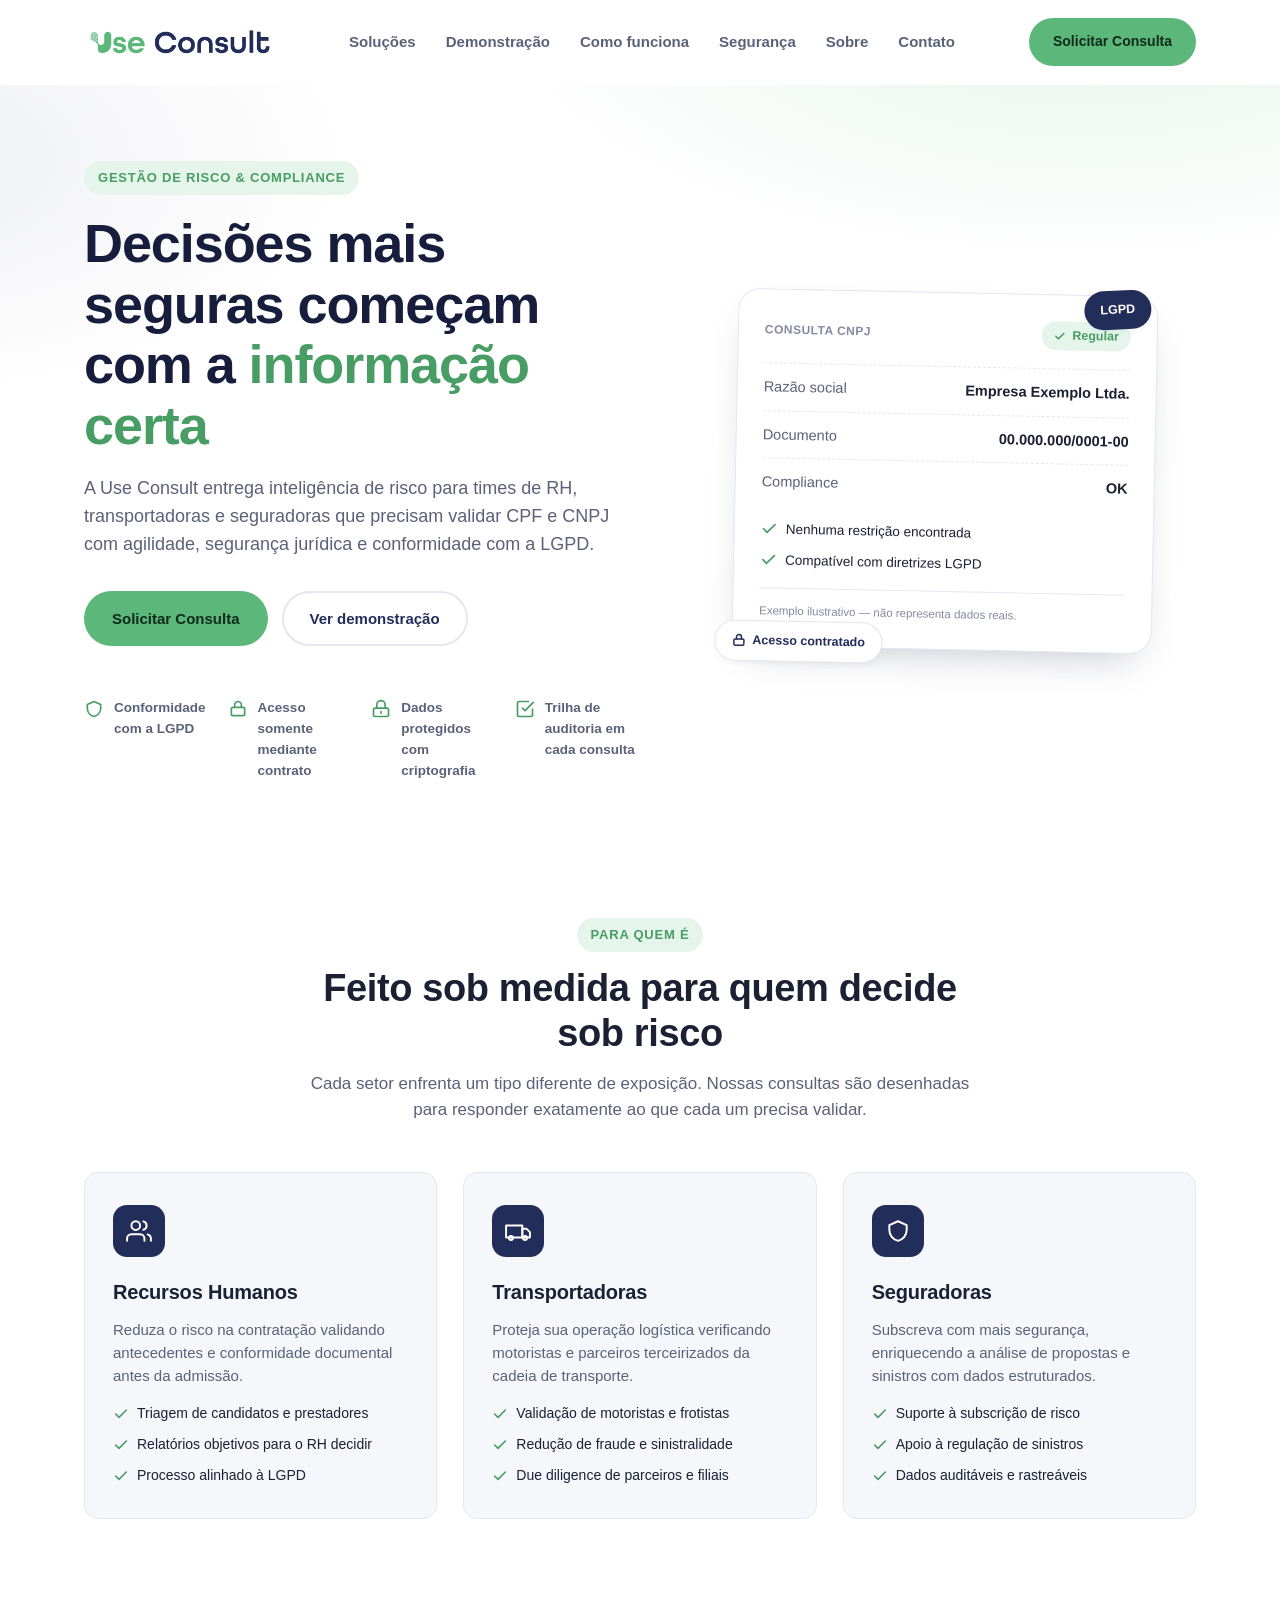
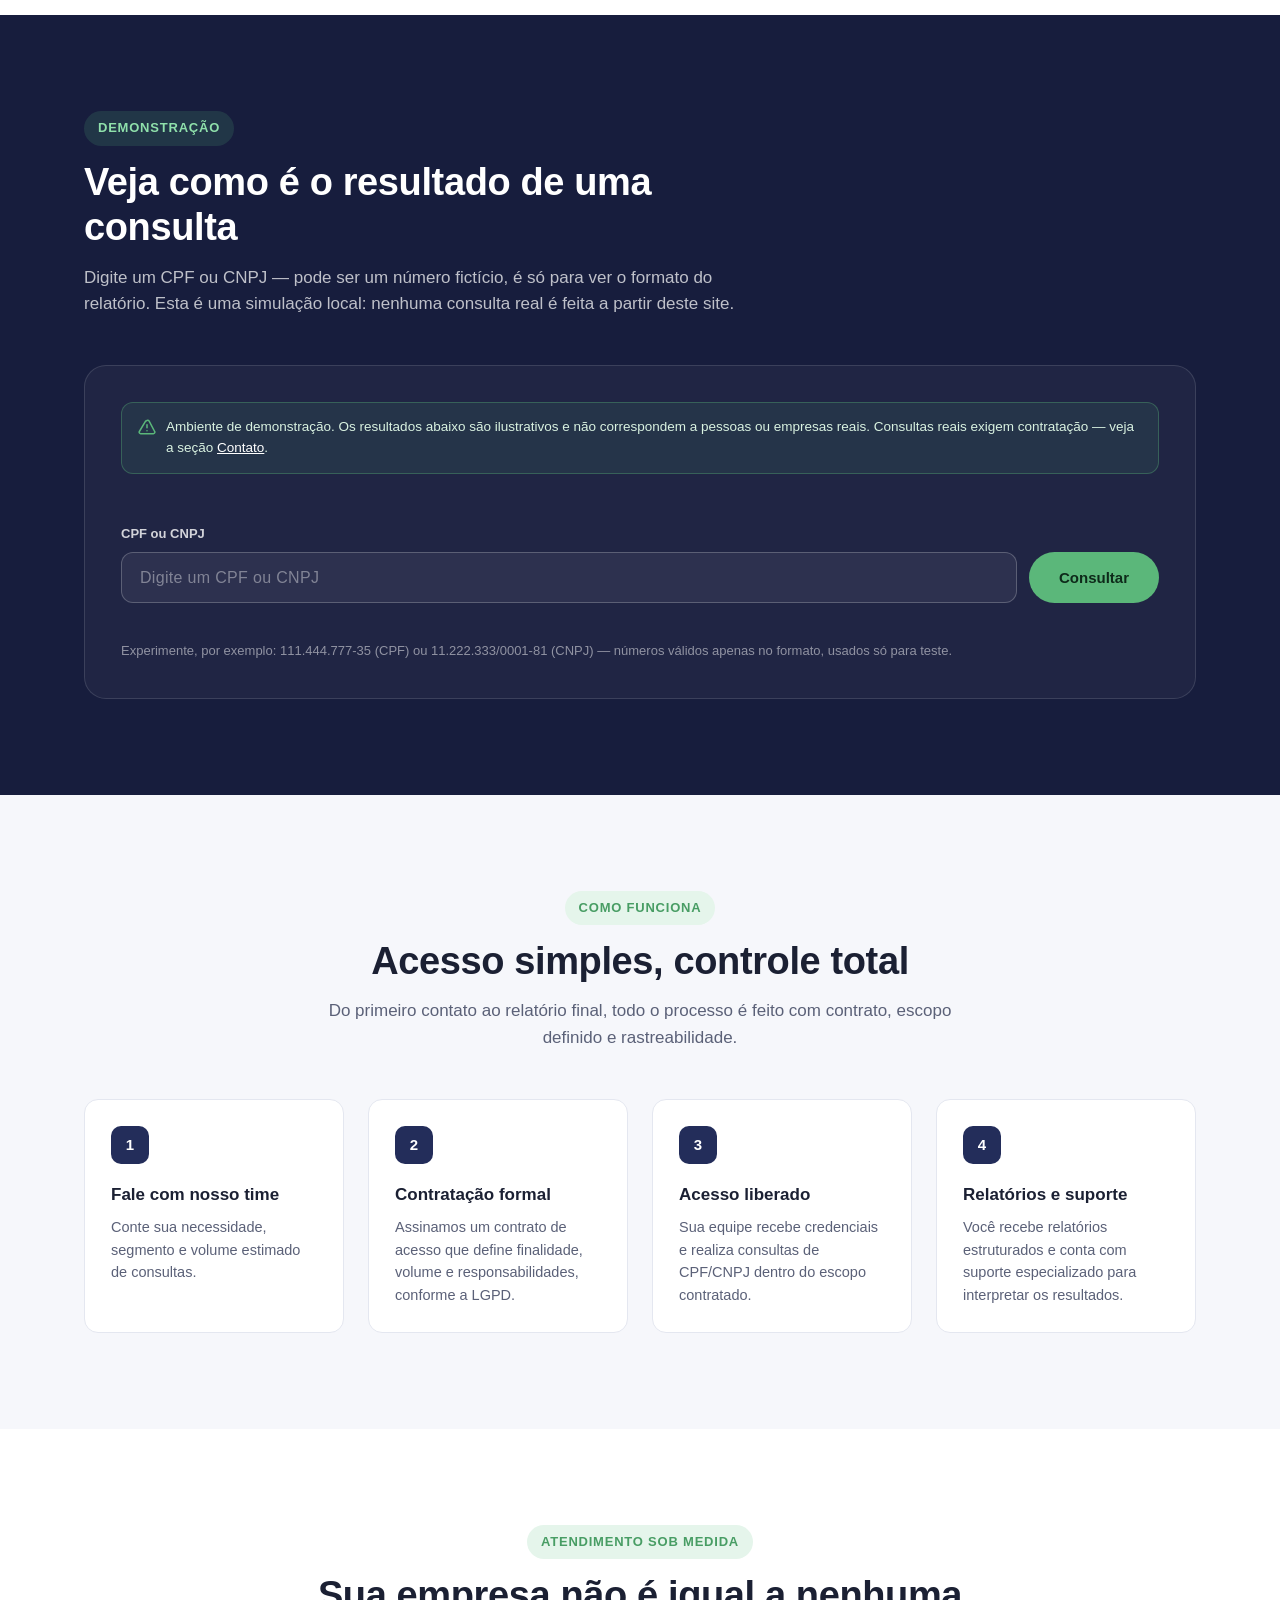
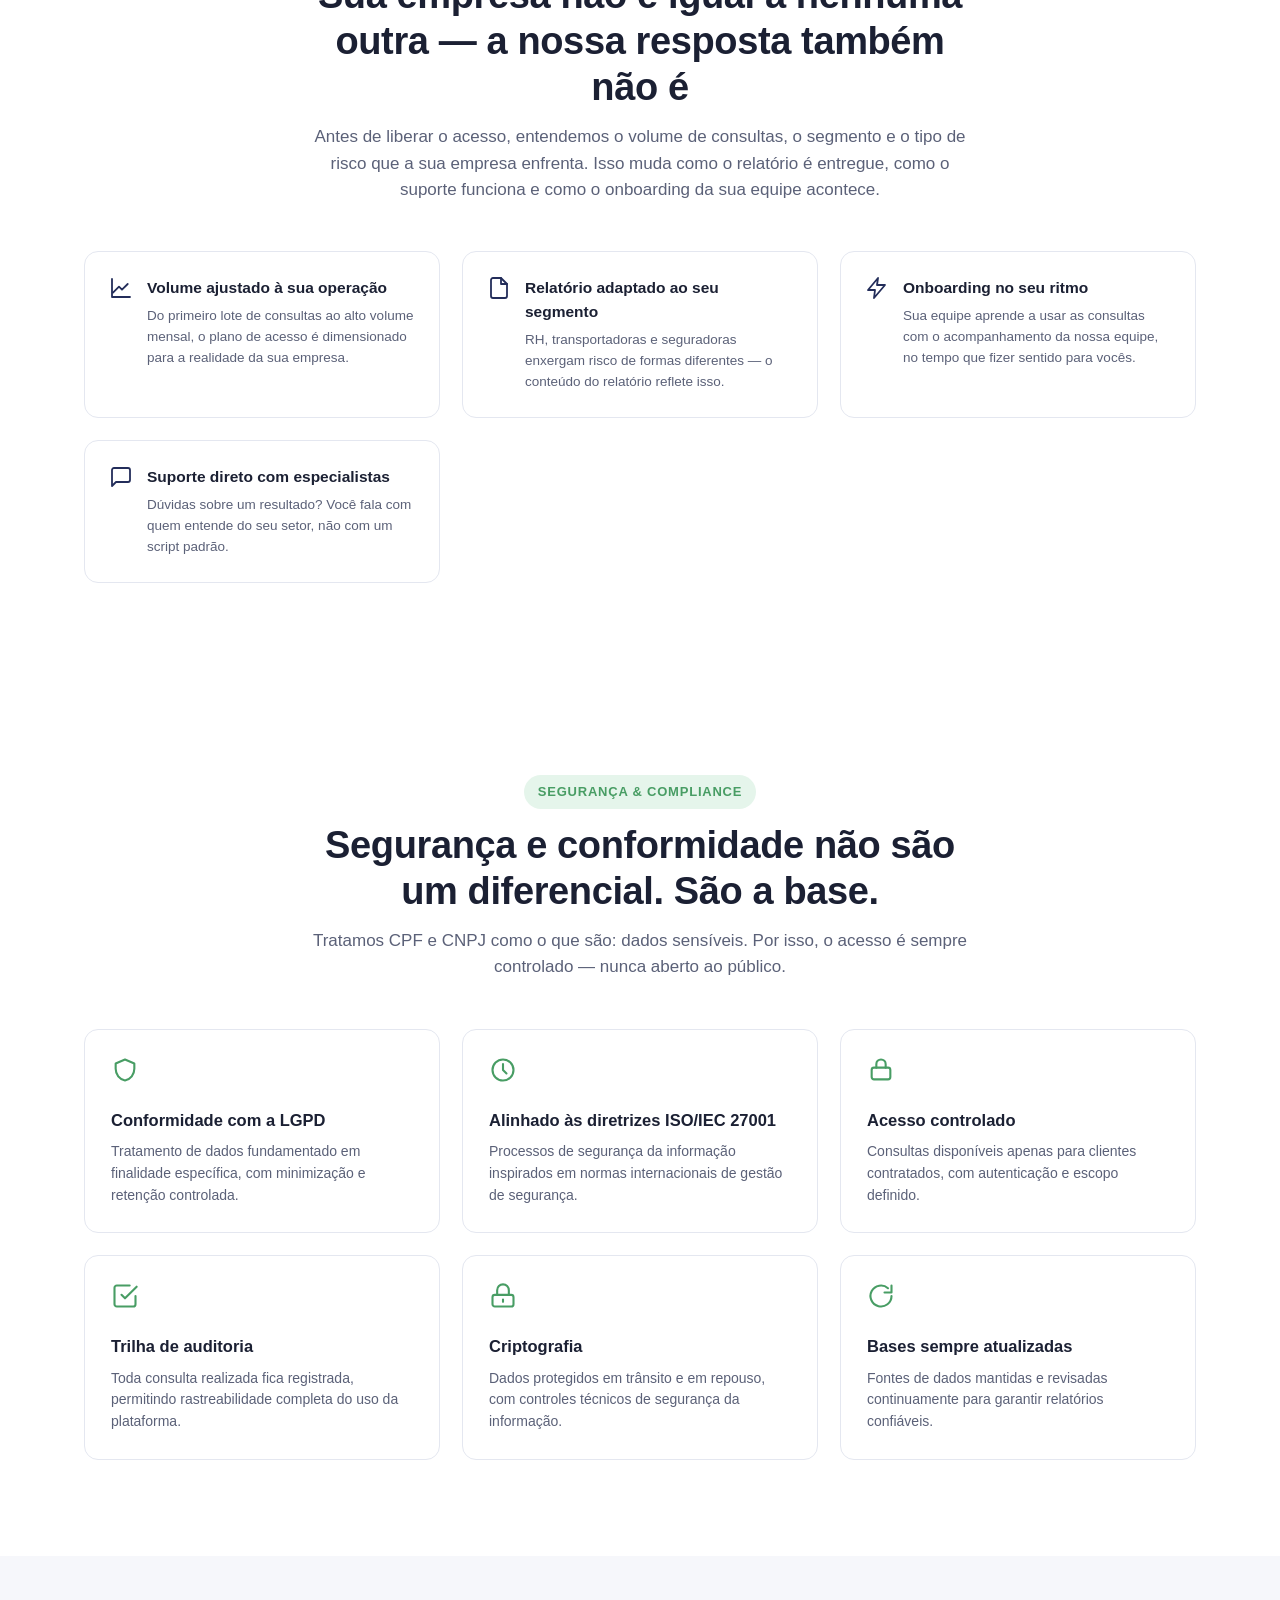
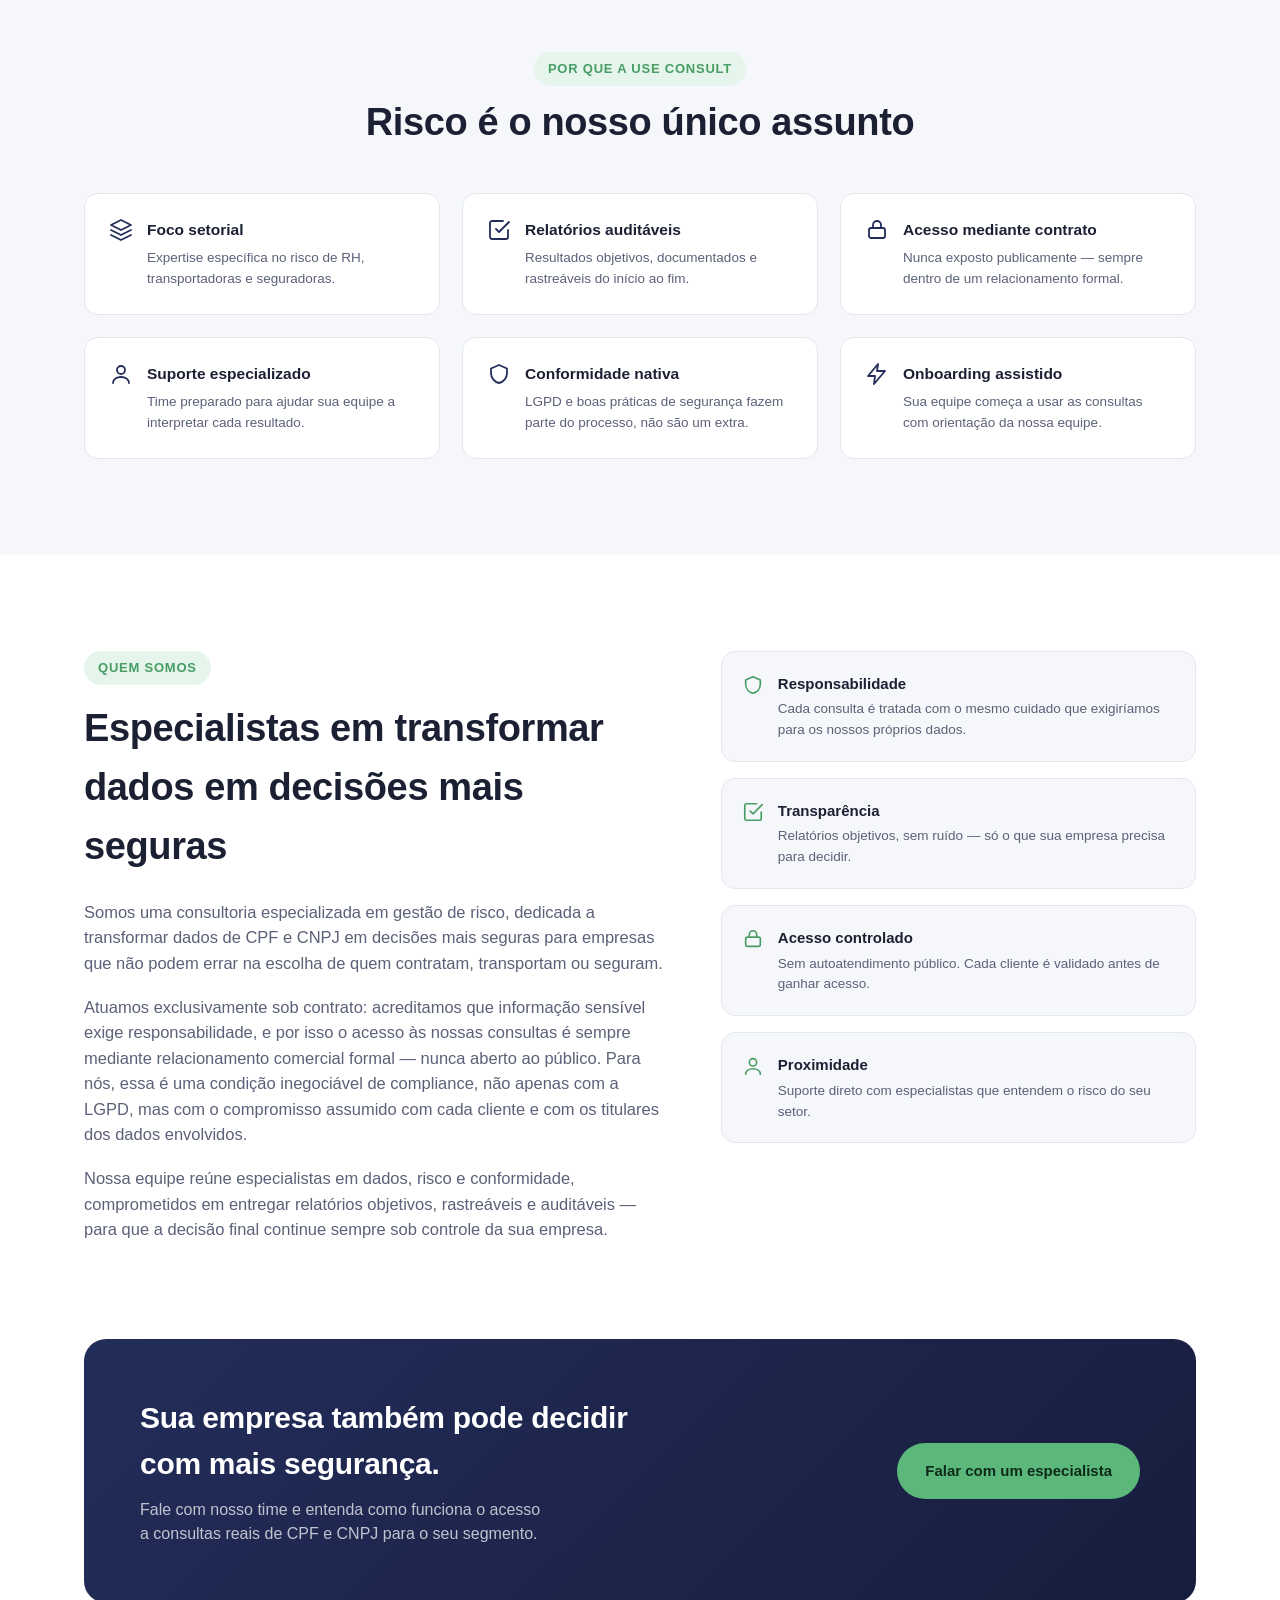
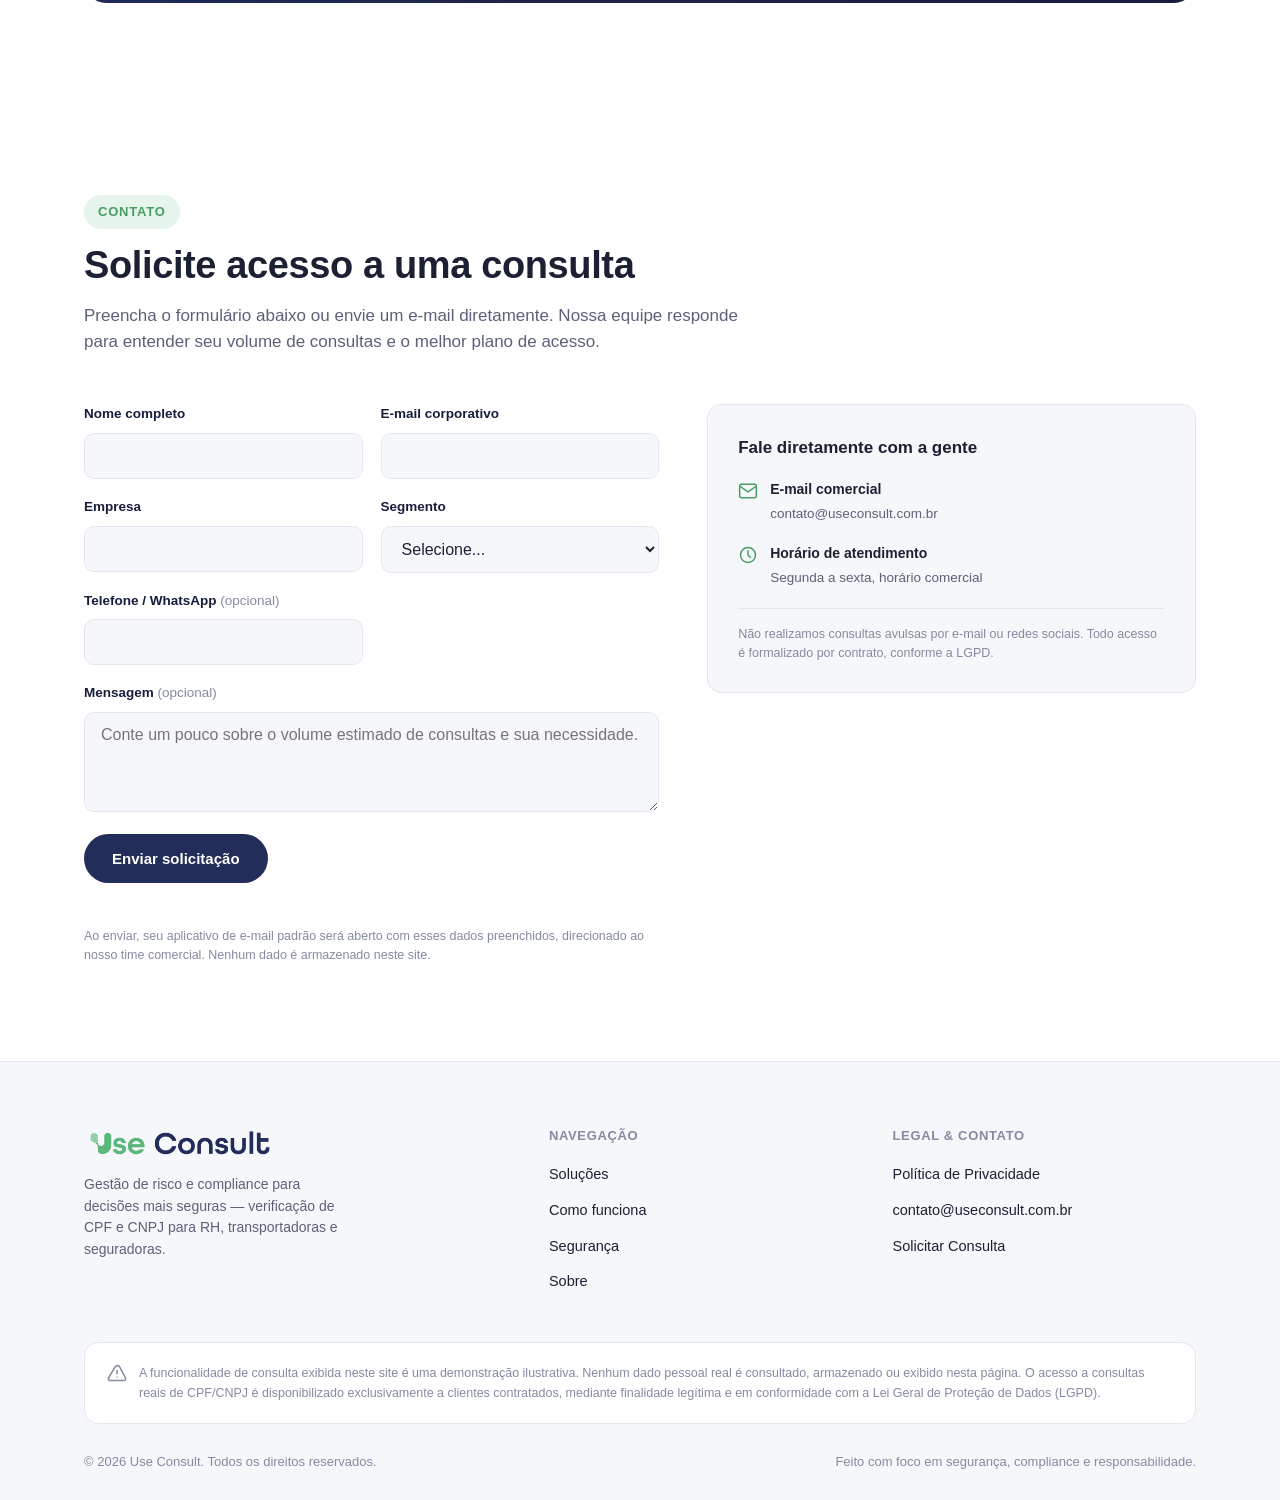
<file: index.html>
<!doctype html>
<html lang="pt-BR">
<head>
<meta charset="UTF-8">
<meta name="viewport" content="width=device-width, initial-scale=1">
<title>Use Consult | Gestão de Risco e Compliance para RH, Seguradoras e Transportadoras</title>
<meta name="description" content="Consultoria especializada em gestão de risco: verificação de CPF e CNPJ com compliance e LGPD para Recursos Humanos, seguradoras e transportadoras. Acesso mediante contrato.">
<meta name="robots" content="index, follow">
<meta property="og:type" content="website">
<meta property="og:locale" content="pt_BR">
<meta property="og:site_name" content="Use Consult">
<meta property="og:title" content="Use Consult | Gestão de Risco e Compliance">
<meta property="og:description" content="Verificação de CPF e CNPJ com compliance e LGPD para Recursos Humanos, seguradoras e transportadoras. Acesso mediante contrato.">
<link rel="icon" href="assets/logo/icon3.png">
<link rel="alternate icon" href="assets/logo/favicon.ico">
<link rel="apple-touch-icon" href="assets/logo/icon-180.png">
<link rel="stylesheet" href="assets/css/style.css">
<script>
  // Precisa existir antes do <img class="logo-img"> ser parseado (o onerror
  // pode disparar durante o parsing do HTML, antes de assets/js/main.js carregar).
  function handleLogoError(img) {
    img.style.display = "none";
    var textLogo = img.nextElementSibling;
    if (textLogo) textLogo.style.display = "inline-flex";
  }
</script>
</head>
<body>
<a class="skip-link" href="#main">Pular para o conteúdo</a>

<header class="site-header">
  <div class="container header-inner">
    <a href="#top" class="logo" aria-label="Use Consult — página inicial">
      <img class="logo-img" src="assets/logo/logouseconsult1.png" alt="Use Consult"
           onerror="handleLogoError(this)">
      <span class="logo-fallback-text"><span class="logo-text-use">Use</span> <span class="logo-text-consult">Consult</span></span>
    </a>

    <nav id="site-nav" class="site-nav" aria-label="Navegação principal">
      <ul>
        <li><a href="#solucoes">Soluções</a></li>
        <li><a href="#demonstracao">Demonstração</a></li>
        <li><a href="#como-funciona">Como funciona</a></li>
        <li><a href="#seguranca">Segurança</a></li>
        <li><a href="#sobre">Sobre</a></li>
        <li><a href="#contato">Contato</a></li>
      </ul>
      <a href="#contato" class="btn btn-primary btn-block nav-cta">Solicitar Consulta</a>
    </nav>

    <div class="header-actions">
      <a href="#contato" class="btn btn-primary"><span class="btn-primary-label">Solicitar Consulta</span></a>
      <button class="nav-toggle" id="nav-toggle" aria-label="Abrir menu" aria-expanded="false" aria-controls="site-nav">
        <svg class="icon-open" viewBox="0 0 24 24" fill="none" stroke="currentColor" stroke-width="2" stroke-linecap="round"><path d="M4 6h16M4 12h16M4 18h16"/></svg>
        <svg class="icon-close" viewBox="0 0 24 24" fill="none" stroke="currentColor" stroke-width="2" stroke-linecap="round"><path d="M6 6l12 12M18 6 6 18"/></svg>
      </button>
    </div>
  </div>
</header>

<main id="main">

  <!-- ============================= HERO ============================= -->
  <section class="hero" id="top">
    <div class="container hero-grid">
      <div>
        <span class="eyebrow">Gestão de Risco &amp; Compliance</span>
        <h1>Decisões mais seguras começam com a <em>informação certa</em></h1>
        <p class="lede">A Use Consult entrega inteligência de risco para times de RH, transportadoras e seguradoras que precisam validar CPF e CNPJ com agilidade, segurança jurídica e conformidade com a LGPD.</p>
        <div class="hero-actions">
          <a href="#contato" class="btn btn-primary">Solicitar Consulta</a>
          <a href="#demonstracao" class="btn btn-outline">Ver demonstração</a>
        </div>

        <div class="trust-strip">
          <div class="trust-item">
            <svg viewBox="0 0 24 24" fill="none" stroke="currentColor" stroke-width="2" stroke-linecap="round" stroke-linejoin="round"><path d="M12 3 4 6.5V11c0 4.8 3.2 8.9 8 10 4.8-1.1 8-5.2 8-10V6.5L12 3Z"/></svg>
            <span>Conformidade com a LGPD</span>
          </div>
          <div class="trust-item">
            <svg viewBox="0 0 24 24" fill="none" stroke="currentColor" stroke-width="2" stroke-linecap="round" stroke-linejoin="round"><rect x="4" y="10" width="16" height="10" rx="2"/><path d="M8 10V7a4 4 0 0 1 8 0v3"/></svg>
            <span>Acesso somente mediante contrato</span>
          </div>
          <div class="trust-item">
            <svg viewBox="0 0 24 24" fill="none" stroke="currentColor" stroke-width="2" stroke-linecap="round" stroke-linejoin="round"><rect x="3" y="11" width="18" height="10" rx="2"/><path d="M7 11V7a5 5 0 0 1 10 0v4M12 15v2"/></svg>
            <span>Dados protegidos com criptografia</span>
          </div>
          <div class="trust-item">
            <svg viewBox="0 0 24 24" fill="none" stroke="currentColor" stroke-width="2" stroke-linecap="round" stroke-linejoin="round"><path d="M9 11l3 3L22 4"/><path d="M21 12v7a2 2 0 0 1-2 2H5a2 2 0 0 1-2-2V5a2 2 0 0 1 2-2h11"/></svg>
            <span>Trilha de auditoria em cada consulta</span>
          </div>
        </div>
      </div>

      <div class="hero-visual">
        <div class="mock-card">
          <span class="mock-chip mock-chip--lgpd">LGPD</span>
          <div class="mock-card__head">
            <span class="mock-card__tag">Consulta CNPJ</span>
            <span class="mock-badge">
              <svg viewBox="0 0 24 24" width="12" height="12" fill="none" stroke="currentColor" stroke-width="3" stroke-linecap="round" stroke-linejoin="round"><path d="M20 6 9 17l-5-5"/></svg>
              Regular
            </span>
          </div>
          <div class="mock-card__row"><span>Razão social</span><span>Empresa Exemplo Ltda.</span></div>
          <div class="mock-card__row"><span>Documento</span><span>00.000.000/0001-00</span></div>
          <div class="mock-card__row"><span>Compliance</span><span>OK</span></div>
          <div class="mock-card__checks">
            <div class="mock-check">
              <svg viewBox="0 0 24 24" fill="none" stroke="currentColor" stroke-width="2.4" stroke-linecap="round" stroke-linejoin="round"><path d="M20 6 9 17l-5-5"/></svg>
              Nenhuma restrição encontrada
            </div>
            <div class="mock-check">
              <svg viewBox="0 0 24 24" fill="none" stroke="currentColor" stroke-width="2.4" stroke-linecap="round" stroke-linejoin="round"><path d="M20 6 9 17l-5-5"/></svg>
              Compatível com diretrizes LGPD
            </div>
          </div>
          <div class="mock-card__foot">Exemplo ilustrativo — não representa dados reais.</div>
          <span class="mock-chip mock-chip--lock">
            <svg viewBox="0 0 24 24" fill="none" stroke="currentColor" stroke-width="2.4" stroke-linecap="round" stroke-linejoin="round"><rect x="4" y="10" width="16" height="10" rx="2"/><path d="M8 10V7a4 4 0 0 1 8 0v3"/></svg>
            Acesso contratado
          </span>
        </div>
      </div>
    </div>
  </section>

  <!-- ============================= SEGMENTOS ============================= -->
  <section class="segments section-pad" id="solucoes">
    <div class="container">
      <div class="section-head center reveal">
        <span class="eyebrow">Para quem é</span>
        <h2>Feito sob medida para quem decide sob risco</h2>
        <p>Cada setor enfrenta um tipo diferente de exposição. Nossas consultas são desenhadas para responder exatamente ao que cada um precisa validar.</p>
      </div>

      <div class="segments-grid">
        <article class="segment-card reveal">
          <div class="segment-icon">
            <svg viewBox="0 0 24 24" fill="none" stroke="currentColor" stroke-width="1.8" stroke-linecap="round" stroke-linejoin="round"><path d="M17 21v-2a4 4 0 0 0-4-4H5a4 4 0 0 0-4 4v2"/><circle cx="9" cy="7" r="4"/><path d="M23 21v-2a4 4 0 0 0-3-3.87"/><path d="M16 3.13a4 4 0 0 1 0 7.75"/></svg>
          </div>
          <h3>Recursos Humanos</h3>
          <p>Reduza o risco na contratação validando antecedentes e conformidade documental antes da admissão.</p>
          <ul>
            <li><svg viewBox="0 0 24 24" fill="none" stroke="currentColor" stroke-width="2.4" stroke-linecap="round" stroke-linejoin="round"><path d="M20 6 9 17l-5-5"/></svg>Triagem de candidatos e prestadores</li>
            <li><svg viewBox="0 0 24 24" fill="none" stroke="currentColor" stroke-width="2.4" stroke-linecap="round" stroke-linejoin="round"><path d="M20 6 9 17l-5-5"/></svg>Relatórios objetivos para o RH decidir</li>
            <li><svg viewBox="0 0 24 24" fill="none" stroke="currentColor" stroke-width="2.4" stroke-linecap="round" stroke-linejoin="round"><path d="M20 6 9 17l-5-5"/></svg>Processo alinhado à LGPD</li>
          </ul>
        </article>

        <article class="segment-card reveal">
          <div class="segment-icon">
            <svg viewBox="0 0 24 24" fill="none" stroke="currentColor" stroke-width="1.8" stroke-linecap="round" stroke-linejoin="round"><rect x="1" y="7" width="15" height="11"/><path d="M16 10h4l3 3v5h-7z"/><circle cx="5.5" cy="18.5" r="1.8"/><circle cx="18.5" cy="18.5" r="1.8"/></svg>
          </div>
          <h3>Transportadoras</h3>
          <p>Proteja sua operação logística verificando motoristas e parceiros terceirizados da cadeia de transporte.</p>
          <ul>
            <li><svg viewBox="0 0 24 24" fill="none" stroke="currentColor" stroke-width="2.4" stroke-linecap="round" stroke-linejoin="round"><path d="M20 6 9 17l-5-5"/></svg>Validação de motoristas e frotistas</li>
            <li><svg viewBox="0 0 24 24" fill="none" stroke="currentColor" stroke-width="2.4" stroke-linecap="round" stroke-linejoin="round"><path d="M20 6 9 17l-5-5"/></svg>Redução de fraude e sinistralidade</li>
            <li><svg viewBox="0 0 24 24" fill="none" stroke="currentColor" stroke-width="2.4" stroke-linecap="round" stroke-linejoin="round"><path d="M20 6 9 17l-5-5"/></svg>Due diligence de parceiros e filiais</li>
          </ul>
        </article>

        <article class="segment-card reveal">
          <div class="segment-icon">
            <svg viewBox="0 0 24 24" fill="none" stroke="currentColor" stroke-width="1.8" stroke-linecap="round" stroke-linejoin="round"><path d="M12 3 4 6.5V11c0 4.8 3.2 8.9 8 10 4.8-1.1 8-5.2 8-10V6.5L12 3Z"/></svg>
          </div>
          <h3>Seguradoras</h3>
          <p>Subscreva com mais segurança, enriquecendo a análise de propostas e sinistros com dados estruturados.</p>
          <ul>
            <li><svg viewBox="0 0 24 24" fill="none" stroke="currentColor" stroke-width="2.4" stroke-linecap="round" stroke-linejoin="round"><path d="M20 6 9 17l-5-5"/></svg>Suporte à subscrição de risco</li>
            <li><svg viewBox="0 0 24 24" fill="none" stroke="currentColor" stroke-width="2.4" stroke-linecap="round" stroke-linejoin="round"><path d="M20 6 9 17l-5-5"/></svg>Apoio à regulação de sinistros</li>
            <li><svg viewBox="0 0 24 24" fill="none" stroke="currentColor" stroke-width="2.4" stroke-linecap="round" stroke-linejoin="round"><path d="M20 6 9 17l-5-5"/></svg>Dados auditáveis e rastreáveis</li>
          </ul>
        </article>
      </div>
    </div>
  </section>

  <!-- ============================= DEMONSTRAÇÃO ============================= -->
  <section class="demo section-pad" id="demonstracao">
    <div class="container">
      <div class="section-head reveal">
        <span class="eyebrow">Demonstração</span>
        <h2>Veja como é o resultado de uma consulta</h2>
        <p>Digite um CPF ou CNPJ — pode ser um número fictício, é só para ver o formato do relatório. Esta é uma simulação local: nenhuma consulta real é feita a partir deste site.</p>
      </div>

      <div class="demo-panel reveal">
        <div class="demo-banner">
          <svg viewBox="0 0 24 24" fill="none" stroke="currentColor" stroke-width="2" stroke-linecap="round" stroke-linejoin="round"><path d="M12 9v4M12 17h.01"/><path d="M10.3 3.86 1.82 18a2 2 0 0 0 1.71 3h16.94a2 2 0 0 0 1.71-3L14.7 3.86a2 2 0 0 0-3.4 0Z"/></svg>
          <span>Ambiente de demonstração. Os resultados abaixo são ilustrativos e não correspondem a pessoas ou empresas reais. Consultas reais exigem contratação — veja a seção <a href="#contato" style="color:#fff;text-decoration:underline;">Contato</a>.</span>
        </div>

        <form class="demo-form" id="demo-form" novalidate>
          <div class="demo-field" style="flex:1 1 100%;">
            <label for="demo-input">CPF ou CNPJ</label>
            <div class="demo-input-row">
              <input type="text" id="demo-input" name="documento" inputmode="numeric" autocomplete="off"
                     placeholder="Digite um CPF ou CNPJ" maxlength="18" aria-describedby="demo-error">
              <button type="submit" class="btn btn-primary">Consultar</button>
            </div>
            <p class="demo-error" id="demo-error" role="alert"></p>
            <p class="demo-hint">Experimente, por exemplo: 111.444.777-35 (CPF) ou 11.222.333/0001-81 (CNPJ) — números válidos apenas no formato, usados só para teste.</p>
          </div>
        </form>

        <div class="demo-result" id="demo-result" aria-live="polite"></div>
      </div>
    </div>
  </section>

  <!-- ============================= COMO FUNCIONA ============================= -->
  <section class="how section-pad" id="como-funciona">
    <div class="container">
      <div class="section-head center reveal">
        <span class="eyebrow">Como funciona</span>
        <h2>Acesso simples, controle total</h2>
        <p>Do primeiro contato ao relatório final, todo o processo é feito com contrato, escopo definido e rastreabilidade.</p>
      </div>

      <div class="how-grid">
        <div class="how-step reveal">
          <div class="how-step__num">1</div>
          <h3>Fale com nosso time</h3>
          <p>Conte sua necessidade, segmento e volume estimado de consultas.</p>
        </div>
        <div class="how-step reveal">
          <div class="how-step__num">2</div>
          <h3>Contratação formal</h3>
          <p>Assinamos um contrato de acesso que define finalidade, volume e responsabilidades, conforme a LGPD.</p>
        </div>
        <div class="how-step reveal">
          <div class="how-step__num">3</div>
          <h3>Acesso liberado</h3>
          <p>Sua equipe recebe credenciais e realiza consultas de CPF/CNPJ dentro do escopo contratado.</p>
        </div>
        <div class="how-step reveal">
          <div class="how-step__num">4</div>
          <h3>Relatórios e suporte</h3>
          <p>Você recebe relatórios estruturados e conta com suporte especializado para interpretar os resultados.</p>
        </div>
      </div>
    </div>
  </section>

  <!-- ============================= ATENDIMENTO SOB MEDIDA ============================= -->
  <section class="section-pad" id="personalizado">
    <div class="container">
      <div class="section-head center reveal">
        <span class="eyebrow">Atendimento sob medida</span>
        <h2>Sua empresa não é igual a nenhuma outra — a nossa resposta também não é</h2>
        <p>Antes de liberar o acesso, entendemos o volume de consultas, o segmento e o tipo de risco que a sua empresa enfrenta. Isso muda como o relatório é entregue, como o suporte funciona e como o onboarding da sua equipe acontece.</p>
      </div>

      <div class="why-grid">
        <div class="why-card reveal">
          <svg viewBox="0 0 24 24" fill="none" stroke="currentColor" stroke-width="1.8" stroke-linecap="round" stroke-linejoin="round"><path d="M3 3v18h18"/><path d="M18.7 8 13 13.7l-3-3L4 16.7"/></svg>
          <div><h3>Volume ajustado à sua operação</h3><p>Do primeiro lote de consultas ao alto volume mensal, o plano de acesso é dimensionado para a realidade da sua empresa.</p></div>
        </div>
        <div class="why-card reveal">
          <svg viewBox="0 0 24 24" fill="none" stroke="currentColor" stroke-width="1.8" stroke-linecap="round" stroke-linejoin="round"><path d="M14 2H6a2 2 0 0 0-2 2v16a2 2 0 0 0 2 2h12a2 2 0 0 0 2-2V8Z"/><path d="M14 2v6h6"/></svg>
          <div><h3>Relatório adaptado ao seu segmento</h3><p>RH, transportadoras e seguradoras enxergam risco de formas diferentes — o conteúdo do relatório reflete isso.</p></div>
        </div>
        <div class="why-card reveal">
          <svg viewBox="0 0 24 24" fill="none" stroke="currentColor" stroke-width="1.8" stroke-linecap="round" stroke-linejoin="round"><path d="M13 2 3 14h7l-1 8 11-13h-8l1-7Z"/></svg>
          <div><h3>Onboarding no seu ritmo</h3><p>Sua equipe aprende a usar as consultas com o acompanhamento da nossa equipe, no tempo que fizer sentido para vocês.</p></div>
        </div>
        <div class="why-card reveal">
          <svg viewBox="0 0 24 24" fill="none" stroke="currentColor" stroke-width="1.8" stroke-linecap="round" stroke-linejoin="round"><path d="M21 15a2 2 0 0 1-2 2H7l-4 4V5a2 2 0 0 1 2-2h14a2 2 0 0 1 2 2Z"/></svg>
          <div><h3>Suporte direto com especialistas</h3><p>Dúvidas sobre um resultado? Você fala com quem entende do seu setor, não com um script padrão.</p></div>
        </div>
      </div>
    </div>
  </section>

  <!-- ============================= SEGURANÇA ============================= -->
  <section class="section-pad" id="seguranca">
    <div class="container">
      <div class="section-head center reveal">
        <span class="eyebrow">Segurança &amp; Compliance</span>
        <h2>Segurança e conformidade não são um diferencial. São a base.</h2>
        <p>Tratamos CPF e CNPJ como o que são: dados sensíveis. Por isso, o acesso é sempre controlado — nunca aberto ao público.</p>
      </div>

      <div class="security-grid">
        <div class="security-card reveal">
          <svg viewBox="0 0 24 24" fill="none" stroke="currentColor" stroke-width="1.8" stroke-linecap="round" stroke-linejoin="round"><path d="M12 3 4 6.5V11c0 4.8 3.2 8.9 8 10 4.8-1.1 8-5.2 8-10V6.5L12 3Z"/></svg>
          <h3>Conformidade com a LGPD</h3>
          <p>Tratamento de dados fundamentado em finalidade específica, com minimização e retenção controlada.</p>
        </div>
        <div class="security-card reveal">
          <svg viewBox="0 0 24 24" fill="none" stroke="currentColor" stroke-width="1.8" stroke-linecap="round" stroke-linejoin="round"><circle cx="12" cy="12" r="9"/><path d="M12 7v5l3 3"/></svg>
          <h3>Alinhado às diretrizes ISO/IEC 27001</h3>
          <p>Processos de segurança da informação inspirados em normas internacionais de gestão de segurança.</p>
        </div>
        <div class="security-card reveal">
          <svg viewBox="0 0 24 24" fill="none" stroke="currentColor" stroke-width="1.8" stroke-linecap="round" stroke-linejoin="round"><rect x="4" y="10" width="16" height="10" rx="2"/><path d="M8 10V7a4 4 0 0 1 8 0v3"/></svg>
          <h3>Acesso controlado</h3>
          <p>Consultas disponíveis apenas para clientes contratados, com autenticação e escopo definido.</p>
        </div>
        <div class="security-card reveal">
          <svg viewBox="0 0 24 24" fill="none" stroke="currentColor" stroke-width="1.8" stroke-linecap="round" stroke-linejoin="round"><path d="M9 11l3 3L22 4"/><path d="M21 12v7a2 2 0 0 1-2 2H5a2 2 0 0 1-2-2V5a2 2 0 0 1 2-2h11"/></svg>
          <h3>Trilha de auditoria</h3>
          <p>Toda consulta realizada fica registrada, permitindo rastreabilidade completa do uso da plataforma.</p>
        </div>
        <div class="security-card reveal">
          <svg viewBox="0 0 24 24" fill="none" stroke="currentColor" stroke-width="1.8" stroke-linecap="round" stroke-linejoin="round"><rect x="3" y="11" width="18" height="10" rx="2"/><path d="M7 11V7a5 5 0 0 1 10 0v4M12 15v2"/></svg>
          <h3>Criptografia</h3>
          <p>Dados protegidos em trânsito e em repouso, com controles técnicos de segurança da informação.</p>
        </div>
        <div class="security-card reveal">
          <svg viewBox="0 0 24 24" fill="none" stroke="currentColor" stroke-width="1.8" stroke-linecap="round" stroke-linejoin="round"><path d="M21 12a9 9 0 1 1-3-6.7"/><path d="M21 3v6h-6"/></svg>
          <h3>Bases sempre atualizadas</h3>
          <p>Fontes de dados mantidas e revisadas continuamente para garantir relatórios confiáveis.</p>
        </div>
      </div>
    </div>
  </section>

  <!-- ============================= DIFERENCIAIS ============================= -->
  <section class="why section-pad" id="diferenciais">
    <div class="container">
      <div class="section-head center reveal">
        <span class="eyebrow">Por que a Use Consult</span>
        <h2>Risco é o nosso único assunto</h2>
      </div>

      <div class="why-grid">
        <div class="why-card reveal">
          <svg viewBox="0 0 24 24" fill="none" stroke="currentColor" stroke-width="1.8" stroke-linecap="round" stroke-linejoin="round"><path d="M12 2 2 7l10 5 10-5-10-5Z"/><path d="M2 17l10 5 10-5M2 12l10 5 10-5"/></svg>
          <div><h3>Foco setorial</h3><p>Expertise específica no risco de RH, transportadoras e seguradoras.</p></div>
        </div>
        <div class="why-card reveal">
          <svg viewBox="0 0 24 24" fill="none" stroke="currentColor" stroke-width="1.8" stroke-linecap="round" stroke-linejoin="round"><path d="M9 11l3 3L22 4"/><path d="M21 12v7a2 2 0 0 1-2 2H5a2 2 0 0 1-2-2V5a2 2 0 0 1 2-2h11"/></svg>
          <div><h3>Relatórios auditáveis</h3><p>Resultados objetivos, documentados e rastreáveis do início ao fim.</p></div>
        </div>
        <div class="why-card reveal">
          <svg viewBox="0 0 24 24" fill="none" stroke="currentColor" stroke-width="1.8" stroke-linecap="round" stroke-linejoin="round"><rect x="4" y="10" width="16" height="10" rx="2"/><path d="M8 10V7a4 4 0 0 1 8 0v3"/></svg>
          <div><h3>Acesso mediante contrato</h3><p>Nunca exposto publicamente — sempre dentro de um relacionamento formal.</p></div>
        </div>
        <div class="why-card reveal">
          <svg viewBox="0 0 24 24" fill="none" stroke="currentColor" stroke-width="1.8" stroke-linecap="round" stroke-linejoin="round"><circle cx="12" cy="8" r="4"/><path d="M4 21c0-4 4-6 8-6s8 2 8 6"/></svg>
          <div><h3>Suporte especializado</h3><p>Time preparado para ajudar sua equipe a interpretar cada resultado.</p></div>
        </div>
        <div class="why-card reveal">
          <svg viewBox="0 0 24 24" fill="none" stroke="currentColor" stroke-width="1.8" stroke-linecap="round" stroke-linejoin="round"><path d="M12 3 4 6.5V11c0 4.8 3.2 8.9 8 10 4.8-1.1 8-5.2 8-10V6.5L12 3Z"/></svg>
          <div><h3>Conformidade nativa</h3><p>LGPD e boas práticas de segurança fazem parte do processo, não são um extra.</p></div>
        </div>
        <div class="why-card reveal">
          <svg viewBox="0 0 24 24" fill="none" stroke="currentColor" stroke-width="1.8" stroke-linecap="round" stroke-linejoin="round"><path d="M13 2 3 14h7l-1 8 11-13h-8l1-7Z"/></svg>
          <div><h3>Onboarding assistido</h3><p>Sua equipe começa a usar as consultas com orientação da nossa equipe.</p></div>
        </div>
      </div>
    </div>
  </section>

  <!-- ============================= QUEM SOMOS ============================= -->
  <section class="section-pad" id="sobre">
    <div class="container about-grid">
      <div class="reveal">
        <span class="eyebrow">Quem somos</span>
        <h2 style="font-size:clamp(28px,3.4vw,38px);margin:14px 0 24px;letter-spacing:-0.01em;">Especialistas em transformar dados em decisões mais seguras</h2>
        <div class="about-copy">
          <p>Somos uma consultoria especializada em gestão de risco, dedicada a transformar dados de CPF e CNPJ em decisões mais seguras para empresas que não podem errar na escolha de quem contratam, transportam ou seguram.</p>
          <p>Atuamos exclusivamente sob contrato: acreditamos que informação sensível exige responsabilidade, e por isso o acesso às nossas consultas é sempre mediante relacionamento comercial formal — nunca aberto ao público. Para nós, essa é uma condição inegociável de compliance, não apenas com a LGPD, mas com o compromisso assumido com cada cliente e com os titulares dos dados envolvidos.</p>
          <p>Nossa equipe reúne especialistas em dados, risco e conformidade, comprometidos em entregar relatórios objetivos, rastreáveis e auditáveis — para que a decisão final continue sempre sob controle da sua empresa.</p>
        </div>
      </div>

      <div class="about-values reveal">
        <div class="value-item">
          <svg viewBox="0 0 24 24" fill="none" stroke="currentColor" stroke-width="1.8" stroke-linecap="round" stroke-linejoin="round"><path d="M12 3 4 6.5V11c0 4.8 3.2 8.9 8 10 4.8-1.1 8-5.2 8-10V6.5L12 3Z"/></svg>
          <div><h4>Responsabilidade</h4><p>Cada consulta é tratada com o mesmo cuidado que exigiríamos para os nossos próprios dados.</p></div>
        </div>
        <div class="value-item">
          <svg viewBox="0 0 24 24" fill="none" stroke="currentColor" stroke-width="1.8" stroke-linecap="round" stroke-linejoin="round"><path d="M9 11l3 3L22 4"/><path d="M21 12v7a2 2 0 0 1-2 2H5a2 2 0 0 1-2-2V5a2 2 0 0 1 2-2h11"/></svg>
          <div><h4>Transparência</h4><p>Relatórios objetivos, sem ruído — só o que sua empresa precisa para decidir.</p></div>
        </div>
        <div class="value-item">
          <svg viewBox="0 0 24 24" fill="none" stroke="currentColor" stroke-width="1.8" stroke-linecap="round" stroke-linejoin="round"><rect x="4" y="10" width="16" height="10" rx="2"/><path d="M8 10V7a4 4 0 0 1 8 0v3"/></svg>
          <div><h4>Acesso controlado</h4><p>Sem autoatendimento público. Cada cliente é validado antes de ganhar acesso.</p></div>
        </div>
        <div class="value-item">
          <svg viewBox="0 0 24 24" fill="none" stroke="currentColor" stroke-width="1.8" stroke-linecap="round" stroke-linejoin="round"><circle cx="12" cy="8" r="4"/><path d="M4 21c0-4 4-6 8-6s8 2 8 6"/></svg>
          <div><h4>Proximidade</h4><p>Suporte direto com especialistas que entendem o risco do seu setor.</p></div>
        </div>
      </div>
    </div>
  </section>

  <!-- ============================= CTA BANNER ============================= -->
  <section class="section-pad" style="padding-top:0;">
    <div class="cta-banner reveal">
      <div>
        <h2>Sua empresa também pode decidir com mais segurança.</h2>
        <p>Fale com nosso time e entenda como funciona o acesso a consultas reais de CPF e CNPJ para o seu segmento.</p>
      </div>
      <a href="#contato" class="btn btn-primary">Falar com um especialista</a>
    </div>
  </section>

  <!-- ============================= CONTATO ============================= -->
  <section class="section-pad" id="contato">
    <div class="container">
      <div class="section-head reveal">
        <span class="eyebrow">Contato</span>
        <h2>Solicite acesso a uma consulta</h2>
        <p>Preencha o formulário abaixo ou envie um e-mail diretamente. Nossa equipe responde para entender seu volume de consultas e o melhor plano de acesso.</p>
      </div>

      <div class="contact-grid">
        <form class="contact-form reveal" id="contact-form" novalidate>
          <div class="form-grid">
            <div class="field">
              <label for="f-nome">Nome completo</label>
              <input type="text" id="f-nome" name="nome" required autocomplete="name">
            </div>
            <div class="field">
              <label for="f-email">E-mail corporativo</label>
              <input type="email" id="f-email" name="email" required autocomplete="email">
            </div>
            <div class="field">
              <label for="f-empresa">Empresa</label>
              <input type="text" id="f-empresa" name="empresa" required autocomplete="organization">
            </div>
            <div class="field">
              <label for="f-segmento">Segmento</label>
              <select id="f-segmento" name="segmento" required>
                <option value="">Selecione...</option>
                <option>Recursos Humanos</option>
                <option>Transportadora</option>
                <option>Seguradora</option>
                <option>Outro</option>
              </select>
            </div>
            <div class="field">
              <label for="f-telefone">Telefone / WhatsApp <span class="opt">(opcional)</span></label>
              <input type="tel" id="f-telefone" name="telefone" autocomplete="tel">
            </div>
            <div class="field full">
              <label for="f-mensagem">Mensagem <span class="opt">(opcional)</span></label>
              <textarea id="f-mensagem" name="mensagem" placeholder="Conte um pouco sobre o volume estimado de consultas e sua necessidade."></textarea>
            </div>
          </div>

          <button type="submit" class="btn btn-navy" style="margin-top:22px;">Enviar solicitação</button>
          <p class="form-status" id="contact-status" role="status"></p>
          <p class="form-note">Ao enviar, seu aplicativo de e-mail padrão será aberto com esses dados preenchidos, direcionado ao nosso time comercial. Nenhum dado é armazenado neste site.</p>
        </form>

        <aside class="contact-side reveal">
          <h3>Fale diretamente com a gente</h3>
          <div class="contact-line">
            <svg viewBox="0 0 24 24" fill="none" stroke="currentColor" stroke-width="1.8" stroke-linecap="round" stroke-linejoin="round"><rect x="2" y="4" width="20" height="16" rx="2"/><path d="m22 6-10 7L2 6"/></svg>
            <div>
              <strong>E-mail comercial</strong>
              <span><a data-contact-email href="#">contato@useconsult.com.br</a></span>
            </div>
          </div>
          <div class="contact-line">
            <svg viewBox="0 0 24 24" fill="none" stroke="currentColor" stroke-width="1.8" stroke-linecap="round" stroke-linejoin="round"><circle cx="12" cy="12" r="9"/><path d="M12 7v5l3 3"/></svg>
            <div>
              <strong>Horário de atendimento</strong>
              <span>Segunda a sexta, horário comercial</span>
            </div>
          </div>
          <p class="note">Não realizamos consultas avulsas por e-mail ou redes sociais. Todo acesso é formalizado por contrato, conforme a LGPD.</p>
        </aside>
      </div>
    </div>
  </section>

</main>

<footer class="site-footer">
  <div class="container">
    <div class="footer-grid">
      <div class="footer-brand">
        <a href="#top" class="logo" aria-label="Use Consult">
          <img class="logo-img" src="assets/logo/logouseconsult1.png" alt="Use Consult"
               onerror="handleLogoError(this)">
          <span class="logo-fallback-text"><span class="logo-text-use">Use</span> <span class="logo-text-consult">Consult</span></span>
        </a>
        <p>Gestão de risco e compliance para decisões mais seguras — verificação de CPF e CNPJ para RH, transportadoras e seguradoras.</p>
      </div>
      <div class="footer-col">
        <h4>Navegação</h4>
        <ul>
          <li><a href="#solucoes">Soluções</a></li>
          <li><a href="#como-funciona">Como funciona</a></li>
          <li><a href="#seguranca">Segurança</a></li>
          <li><a href="#sobre">Sobre</a></li>
        </ul>
      </div>
      <div class="footer-col">
        <h4>Legal &amp; Contato</h4>
        <ul>
          <li><a href="privacidade.html">Política de Privacidade</a></li>
          <li><a data-contact-email href="#">contato@useconsult.com.br</a></li>
          <li><a href="#contato">Solicitar Consulta</a></li>
        </ul>
      </div>
    </div>

    <div class="footer-disclaimer">
      <svg viewBox="0 0 24 24" fill="none" stroke="currentColor" stroke-width="1.8" stroke-linecap="round" stroke-linejoin="round"><path d="M12 9v4M12 17h.01"/><path d="M10.3 3.86 1.82 18a2 2 0 0 0 1.71 3h16.94a2 2 0 0 0 1.71-3L14.7 3.86a2 2 0 0 0-3.4 0Z"/></svg>
      <span>A funcionalidade de consulta exibida neste site é uma demonstração ilustrativa. Nenhum dado pessoal real é consultado, armazenado ou exibido nesta página. O acesso a consultas reais de CPF/CNPJ é disponibilizado exclusivamente a clientes contratados, mediante finalidade legítima e em conformidade com a Lei Geral de Proteção de Dados (LGPD).</span>
    </div>

    <div class="footer-bottom">
      <span>© <span id="year"></span> Use Consult. Todos os direitos reservados.</span>
      <span>Feito com foco em segurança, compliance e responsabilidade.</span>
    </div>
  </div>
</footer>

<script>document.getElementById("year").textContent = new Date().getFullYear();</script>
<script src="assets/js/main.js"></script>
</body>
</html>
</file>
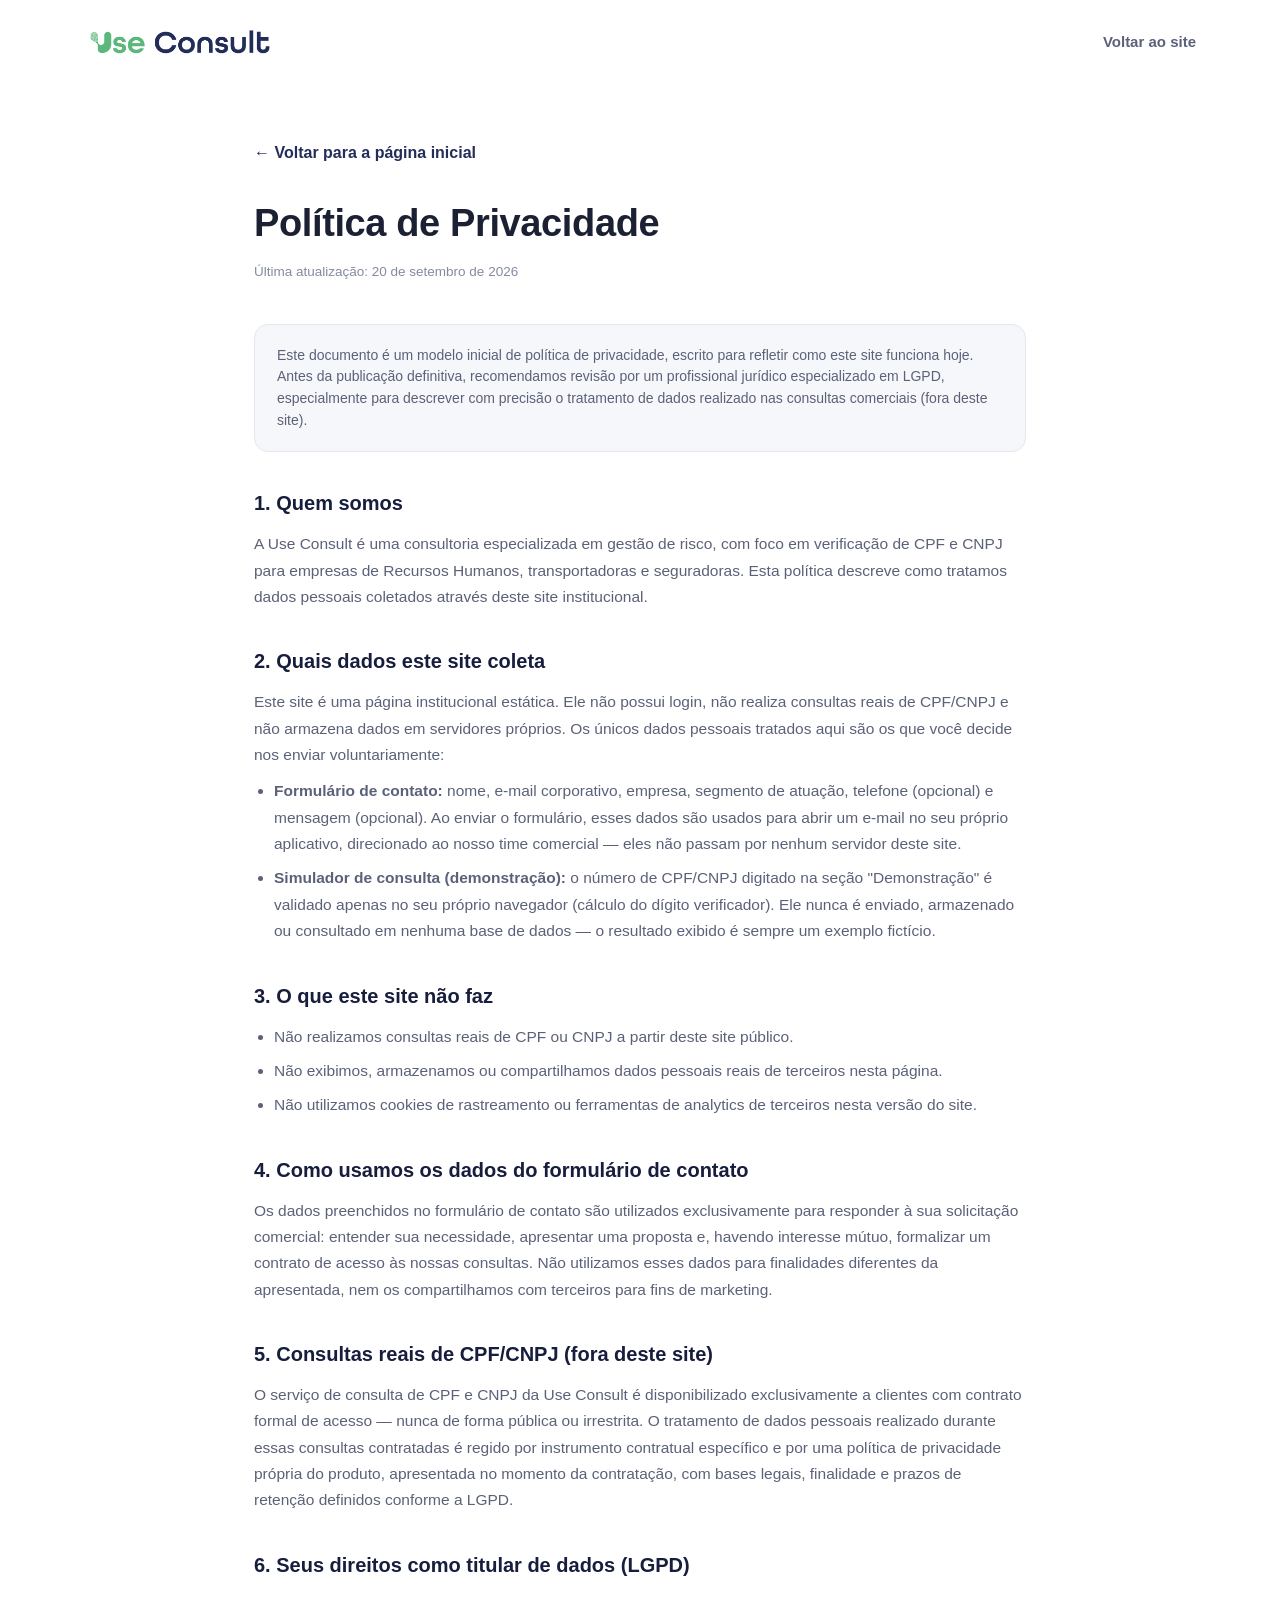
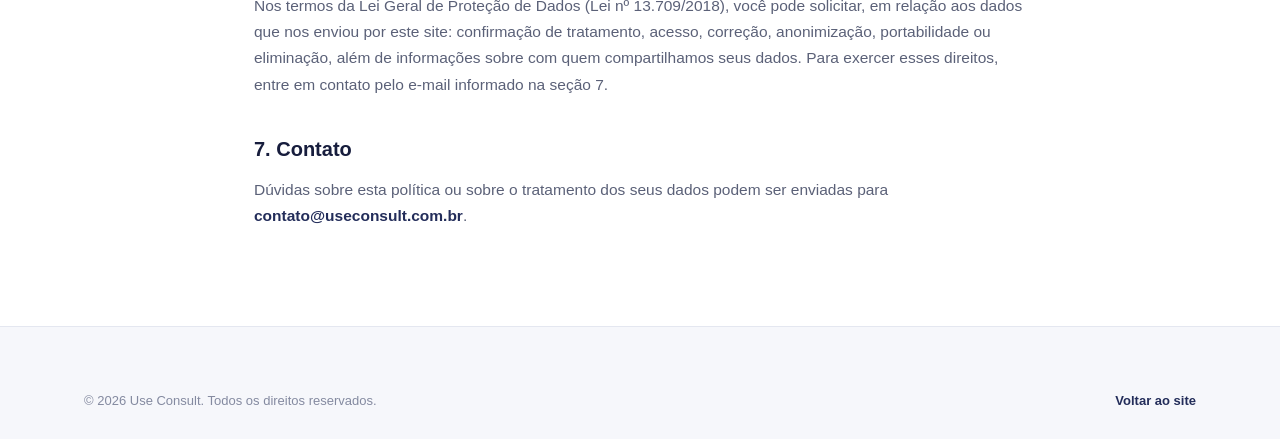
<file: privacidade.html>
<!doctype html>
<html lang="pt-BR">
<head>
<meta charset="UTF-8">
<meta name="viewport" content="width=device-width, initial-scale=1">
<title>Política de Privacidade | Use Consult</title>
<meta name="description" content="Política de Privacidade da Use Consult — como tratamos dados pessoais em conformidade com a LGPD.">
<meta name="robots" content="index, follow">
<link rel="icon" href="assets/logo/icon3.png">
<link rel="alternate icon" href="assets/logo/favicon.ico">
<link rel="apple-touch-icon" href="assets/logo/icon-180.png">
<script>
  // Precisa existir antes do <img class="logo-img"> ser parseado (o onerror
  // pode disparar durante o parsing do HTML, antes de assets/js/main.js carregar).
  function handleLogoError(img) {
    img.style.display = "none";
    var textLogo = img.nextElementSibling;
    if (textLogo) textLogo.style.display = "inline-flex";
  }
</script>
<link rel="stylesheet" href="assets/css/style.css">
<style>
  .legal { padding: 56px 0 96px; }
  .legal .container { max-width: 820px; }
  .legal h1 { font-size: clamp(28px,4vw,38px); letter-spacing: -0.01em; margin-bottom: 8px; }
  .legal .updated { color: var(--muted-2); font-size: 13.5px; margin-bottom: 40px; }
  .legal h2 { font-size: 20px; margin: 36px 0 12px; color: var(--navy-900); }
  .legal p, .legal li { color: var(--muted); font-size: 15.5px; line-height: 1.7; }
  .legal ul { padding-left: 20px; list-style: disc; margin-top: 10px; }
  .legal li { margin-bottom: 8px; }
  .legal .callout {
    background: var(--bg-alt); border: 1px solid var(--border); border-radius: var(--radius);
    padding: 20px 22px; margin-bottom: 36px; font-size: 14px; color: var(--muted);
  }
  .back-link { display:inline-flex; align-items:center; gap:8px; font-weight:700; color: var(--navy); margin-bottom:28px; }
</style>
</head>
<body>
<a class="skip-link" href="#main">Pular para o conteúdo</a>

<header class="site-header">
  <div class="container header-inner">
    <a href="index.html" class="logo" aria-label="Use Consult — página inicial">
      <img class="logo-img" src="assets/logo/logouseconsult1.png" alt="Use Consult"
           onerror="handleLogoError(this)">
      <span class="logo-fallback-text"><span class="logo-text-use">Use</span> <span class="logo-text-consult">Consult</span></span>
    </a>
    <nav class="site-nav" aria-label="Navegação principal" style="position:static;transform:none;opacity:1;pointer-events:auto;padding:0;">
      <ul><li><a href="index.html">Voltar ao site</a></li></ul>
    </nav>
  </div>
</header>

<main id="main" class="legal">
  <div class="container">
    <a href="index.html" class="back-link">← Voltar para a página inicial</a>
    <h1>Política de Privacidade</h1>
    <p class="updated">Última atualização: 20 de setembro de 2026</p>

    <div class="callout">
      Este documento é um modelo inicial de política de privacidade, escrito para refletir como este site funciona hoje. Antes da publicação definitiva, recomendamos revisão por um profissional jurídico especializado em LGPD, especialmente para descrever com precisão o tratamento de dados realizado nas consultas comerciais (fora deste site).
    </div>

    <h2>1. Quem somos</h2>
    <p>A Use Consult é uma consultoria especializada em gestão de risco, com foco em verificação de CPF e CNPJ para empresas de Recursos Humanos, transportadoras e seguradoras. Esta política descreve como tratamos dados pessoais coletados através deste site institucional.</p>

    <h2>2. Quais dados este site coleta</h2>
    <p>Este site é uma página institucional estática. Ele não possui login, não realiza consultas reais de CPF/CNPJ e não armazena dados em servidores próprios. Os únicos dados pessoais tratados aqui são os que você decide nos enviar voluntariamente:</p>
    <ul>
      <li><strong>Formulário de contato:</strong> nome, e-mail corporativo, empresa, segmento de atuação, telefone (opcional) e mensagem (opcional). Ao enviar o formulário, esses dados são usados para abrir um e-mail no seu próprio aplicativo, direcionado ao nosso time comercial — eles não passam por nenhum servidor deste site.</li>
      <li><strong>Simulador de consulta (demonstração):</strong> o número de CPF/CNPJ digitado na seção "Demonstração" é validado apenas no seu próprio navegador (cálculo do dígito verificador). Ele nunca é enviado, armazenado ou consultado em nenhuma base de dados — o resultado exibido é sempre um exemplo fictício.</li>
    </ul>

    <h2>3. O que este site não faz</h2>
    <ul>
      <li>Não realizamos consultas reais de CPF ou CNPJ a partir deste site público.</li>
      <li>Não exibimos, armazenamos ou compartilhamos dados pessoais reais de terceiros nesta página.</li>
      <li>Não utilizamos cookies de rastreamento ou ferramentas de analytics de terceiros nesta versão do site.</li>
    </ul>

    <h2>4. Como usamos os dados do formulário de contato</h2>
    <p>Os dados preenchidos no formulário de contato são utilizados exclusivamente para responder à sua solicitação comercial: entender sua necessidade, apresentar uma proposta e, havendo interesse mútuo, formalizar um contrato de acesso às nossas consultas. Não utilizamos esses dados para finalidades diferentes da apresentada, nem os compartilhamos com terceiros para fins de marketing.</p>

    <h2>5. Consultas reais de CPF/CNPJ (fora deste site)</h2>
    <p>O serviço de consulta de CPF e CNPJ da Use Consult é disponibilizado exclusivamente a clientes com contrato formal de acesso — nunca de forma pública ou irrestrita. O tratamento de dados pessoais realizado durante essas consultas contratadas é regido por instrumento contratual específico e por uma política de privacidade própria do produto, apresentada no momento da contratação, com bases legais, finalidade e prazos de retenção definidos conforme a LGPD.</p>

    <h2>6. Seus direitos como titular de dados (LGPD)</h2>
    <p>Nos termos da Lei Geral de Proteção de Dados (Lei nº 13.709/2018), você pode solicitar, em relação aos dados que nos enviou por este site: confirmação de tratamento, acesso, correção, anonimização, portabilidade ou eliminação, além de informações sobre com quem compartilhamos seus dados. Para exercer esses direitos, entre em contato pelo e-mail informado na seção 7.</p>

    <h2>7. Contato</h2>
    <p>Dúvidas sobre esta política ou sobre o tratamento dos seus dados podem ser enviadas para
      <a data-contact-email href="#" style="color:var(--navy);font-weight:700;">contato@useconsult.com.br</a>.
    </p>
  </div>
</main>

<footer class="site-footer">
  <div class="container footer-bottom" style="margin-top:0;">
    <span>© <span id="year"></span> Use Consult. Todos os direitos reservados.</span>
    <a href="index.html" style="font-weight:700;color:var(--navy);">Voltar ao site</a>
  </div>
</footer>

<script>document.getElementById("year").textContent = new Date().getFullYear();</script>
<script src="assets/js/main.js"></script>
</body>
</html>
</file>
<file: assets/css/style.css>
/* ==========================================================================
   Use Consult — Design tokens
   ========================================================================== */
:root {
  --navy-900: #171d3d;
  --navy-800: #1c2449;
  --navy: #232d5a;
  --navy-600: #384280;
  --navy-100: #e7e9f4;
  --navy-50: #f2f3fa;

  --green: #5bb77a;
  --green-600: #489d64;
  --green-100: #e5f5eb;

  --ink: #1b2033;
  --muted: #5b6178;
  --muted-2: #848aa0;
  --bg: #ffffff;
  --bg-alt: #f6f7fb;
  --border: #e4e7f0;

  --danger: #c0392b;
  --danger-bg: #fdecea;

  --radius-sm: 8px;
  --radius: 14px;
  --radius-lg: 22px;
  --shadow-sm: 0 2px 10px -4px rgba(23, 29, 61, 0.12);
  --shadow: 0 18px 40px -18px rgba(23, 29, 61, 0.28);
  --container: 1160px;
  --font: -apple-system, BlinkMacSystemFont, "Segoe UI", Roboto, Helvetica, Arial, sans-serif;
}

/* ==========================================================================
   Reset & base
   ========================================================================== */
*, *::before, *::after { box-sizing: border-box; }
html { scroll-behavior: smooth; }
@media (prefers-reduced-motion: reduce) {
  html { scroll-behavior: auto; }
  *, *::before, *::after { animation-duration: 0.001ms !important; animation-iteration-count: 1 !important; transition-duration: 0.001ms !important; scroll-behavior: auto !important; }
}

body {
  margin: 0;
  font-family: var(--font);
  color: var(--ink);
  background: var(--bg);
  line-height: 1.55;
  -webkit-font-smoothing: antialiased;
}

img { max-width: 100%; display: block; }
a { color: inherit; text-decoration: none; }
ul { list-style: none; margin: 0; padding: 0; }
h1, h2, h3, h4, p { margin: 0; }
button, input, select, textarea { font-family: inherit; font-size: inherit; color: inherit; }
button { cursor: pointer; }

.container {
  width: 100%;
  max-width: var(--container);
  margin: 0 auto;
  padding: 0 24px;
}

.skip-link {
  position: absolute;
  left: -999px;
  top: 0;
  background: var(--navy);
  color: #fff;
  padding: 12px 18px;
  z-index: 1000;
  border-radius: 0 0 8px 0;
}
.skip-link:focus { left: 0; }

:focus-visible {
  outline: 3px solid var(--green);
  outline-offset: 2px;
}

section { position: relative; }
.section-pad { padding: 96px 0; }
@media (max-width: 720px) { .section-pad { padding: 64px 0; } }

.eyebrow {
  display: inline-flex;
  align-items: center;
  gap: 8px;
  font-size: 13px;
  font-weight: 700;
  letter-spacing: 0.06em;
  text-transform: uppercase;
  color: var(--green-600);
  background: var(--green-100);
  padding: 7px 14px;
  border-radius: 999px;
}

.section-head { max-width: 680px; margin: 0 0 48px; }
.section-head.center { margin-left: auto; margin-right: auto; text-align: center; }
.section-head h2 { font-size: clamp(28px, 3.4vw, 38px); line-height: 1.2; margin-top: 14px; letter-spacing: -0.01em; }
.section-head p { margin-top: 14px; color: var(--muted); font-size: 17px; }

.reveal { opacity: 0; transform: translateY(18px); transition: opacity .6s ease, transform .6s ease; }
.reveal.is-visible { opacity: 1; transform: none; }

/* ==========================================================================
   Buttons
   ========================================================================== */
.btn {
  display: inline-flex;
  align-items: center;
  justify-content: center;
  gap: 8px;
  padding: 14px 26px;
  border-radius: 999px;
  font-weight: 700;
  font-size: 15px;
  border: 2px solid transparent;
  transition: transform .15s ease, box-shadow .15s ease, background-color .15s ease, color .15s ease, border-color .15s ease;
  white-space: nowrap;
}
.btn-primary { background: var(--green); color: #0e2a1a; }
.btn-primary:hover { background: var(--green-600); transform: translateY(-1px); box-shadow: 0 12px 24px -10px rgba(91,183,122,0.55); }
.btn-outline { background: transparent; border-color: rgba(255,255,255,0.35); color: inherit; }
.btn-outline:hover { border-color: currentColor; }
.btn-navy { background: var(--navy); color: #fff; }
.btn-navy:hover { background: var(--navy-800); transform: translateY(-1px); }
.btn-block { width: 100%; }
.btn[disabled] { opacity: 0.65; cursor: not-allowed; transform: none !important; }

/* ==========================================================================
   Header
   ========================================================================== */
.site-header {
  position: sticky;
  top: 0;
  z-index: 100;
  border-bottom: 1px solid transparent;
  transition: border-color .2s ease;
}
/* O blur fica num ::before (não em .site-header direto) porque
   backdrop-filter/transform num elemento vira "containing block" para
   descendentes position:fixed — isso travava o menu mobile (#site-nav)
   dentro da altura do header em vez de cobrir a tela toda. */
.site-header::before {
  content: "";
  position: absolute;
  inset: 0;
  z-index: -1;
  background: rgba(255,255,255,0.92);
  backdrop-filter: saturate(180%) blur(10px);
  box-shadow: 0 2px 10px -4px rgba(23, 29, 61, 0.12);
  opacity: 0;
  transition: opacity .2s ease;
}
.site-header.is-scrolled::before { opacity: 1; }
.site-header:not(.is-scrolled) { background: #fff; }

.header-inner {
  display: flex;
  align-items: center;
  justify-content: space-between;
  gap: 24px;
  height: 84px;
}

.logo { display: flex; align-items: center; gap: 10px; font-weight: 800; font-size: 21px; letter-spacing: -0.01em; flex-shrink: 0; }
.logo-img { height: 34px; width: auto; }
.logo-fallback-text { display: none; align-items: center; gap: 4px; }
.logo-text-use { color: var(--green-600); }
.logo-text-consult { color: var(--navy); }
.site-footer .logo-text-consult { color: var(--navy); }

.site-nav ul { display: flex; align-items: center; gap: 30px; }
.site-nav a { font-weight: 600; font-size: 15px; color: var(--muted); transition: color .15s ease; }
.site-nav a:hover { color: var(--navy); }
.site-nav .nav-cta { display: none; } /* só aparece dentro do menu mobile — ver media query abaixo */

.header-actions { display: flex; align-items: center; gap: 14px; }
.header-actions .btn { padding: 11px 22px; font-size: 14px; }

.nav-toggle {
  display: none;
  width: 42px; height: 42px;
  border-radius: 10px;
  border: 1px solid var(--border);
  background: #fff;
  align-items: center;
  justify-content: center;
}
.nav-toggle svg { width: 20px; height: 20px; }
.nav-toggle .icon-close { display: none; }
.nav-toggle[aria-expanded="true"] .icon-open { display: none; }
.nav-toggle[aria-expanded="true"] .icon-close { display: block; }

@media (max-width: 900px) {
  .site-nav {
    position: fixed;
    z-index: 99;
    inset: 84px 0 0 0;
    background: #fff;
    padding: 28px 24px;
    transform: translateY(-8px);
    opacity: 0;
    pointer-events: none;
    transition: opacity .18s ease, transform .18s ease;
    overflow-y: auto;
  }
  .site-nav.is-open { opacity: 1; transform: none; pointer-events: auto; }
  .site-nav ul { flex-direction: column; align-items: flex-start; gap: 4px; }
  .site-nav a { display: block; padding: 14px 6px; width: 100%; font-size: 17px; border-bottom: 1px solid var(--border); }
  .site-nav .nav-cta { display: flex; margin-top: 22px; }
  .header-actions .btn-primary { display: none; }
  .nav-toggle { display: inline-flex; }
}
@media (min-width: 901px) {
  .nav-toggle { display: none; }
}

/* ==========================================================================
   Hero
   ========================================================================== */
.hero {
  padding: 76px 0 40px;
  background:
    radial-gradient(1000px 420px at 85% -10%, rgba(91,183,122,0.14), transparent 60%),
    radial-gradient(800px 400px at -10% 10%, rgba(35,45,90,0.08), transparent 60%);
}
.hero-grid {
  display: grid;
  grid-template-columns: 1.05fr 0.95fr;
  gap: 56px;
  align-items: center;
}
@media (max-width: 960px) {
  .hero-grid { grid-template-columns: 1fr; }
}

.hero h1 {
  font-size: clamp(34px, 4.6vw, 54px);
  line-height: 1.12;
  letter-spacing: -0.02em;
  margin-top: 18px;
  color: var(--navy-900);
}
.hero h1 em { color: var(--green-600); font-style: normal; }
.hero .lede { margin-top: 20px; font-size: 18px; color: var(--muted); max-width: 54ch; }
.hero-actions { display: flex; flex-wrap: wrap; gap: 14px; margin-top: 32px; }
.hero-actions .btn-outline { border-color: var(--border); color: var(--navy); }
.hero-actions .btn-outline:hover { border-color: var(--navy); }

.trust-strip { margin-top: 52px; display: grid; grid-template-columns: repeat(4, 1fr); gap: 20px; }
@media (max-width: 760px) { .trust-strip { grid-template-columns: repeat(2, 1fr); } }
.trust-item { display: flex; align-items: flex-start; gap: 10px; font-size: 13.5px; color: var(--muted); font-weight: 600; }
.trust-item svg { width: 20px; height: 20px; flex-shrink: 0; color: var(--green-600); margin-top: 1px; }

/* Hero mock card */
.hero-visual { position: relative; }
.mock-card {
  background: #fff;
  border: 1px solid var(--border);
  border-radius: var(--radius-lg);
  box-shadow: var(--shadow);
  padding: 26px;
  max-width: 420px;
  margin-inline: auto;
  transform: rotate(1.2deg);
}
.mock-card__head { display: flex; align-items: center; justify-content: space-between; margin-bottom: 18px; }
.mock-card__tag { font-size: 12px; font-weight: 700; letter-spacing: .04em; text-transform: uppercase; color: var(--muted-2); }
.mock-badge { display: inline-flex; align-items: center; gap: 6px; background: var(--green-100); color: var(--green-600); font-weight: 700; font-size: 12.5px; padding: 5px 12px; border-radius: 999px; }
.mock-card__row { display: flex; justify-content: space-between; padding: 12px 0; border-top: 1px dashed var(--border); font-size: 14.5px; }
.mock-card__row span:first-child { color: var(--muted); }
.mock-card__row span:last-child { font-weight: 700; text-align: right; }
.mock-card__checks { margin-top: 14px; display: grid; gap: 10px; }
.mock-check { display: flex; gap: 8px; font-size: 13.5px; color: var(--ink); }
.mock-check svg { width: 17px; height: 17px; color: var(--green-600); flex-shrink: 0; margin-top: 1px; }
.mock-card__foot { margin-top: 16px; padding-top: 14px; border-top: 1px solid var(--border); font-size: 11.5px; color: var(--muted-2); }
.mock-chip {
  position: absolute;
  background: var(--navy);
  color: #fff;
  font-weight: 700;
  font-size: 12.5px;
  padding: 10px 16px;
  border-radius: 999px;
  box-shadow: var(--shadow-sm);
}
.mock-chip--lgpd { top: -6px; right: 6px; transform: rotate(-4deg); }
.mock-chip--lock { bottom: -16px; left: -18px; background: #fff; color: var(--navy); border: 1px solid var(--border); display: flex; align-items: center; gap: 6px; }
.mock-chip--lock svg { width: 15px; height: 15px; }

/* ==========================================================================
   Segments (Para quem)
   ========================================================================== */
.segments { background: var(--bg); }
.segments-grid { display: grid; grid-template-columns: repeat(3, 1fr); gap: 26px; }
@media (max-width: 900px) { .segments-grid { grid-template-columns: 1fr; } }
.segment-card {
  border: 1px solid var(--border);
  border-radius: var(--radius);
  padding: 32px 28px;
  background: var(--bg-alt);
  transition: transform .18s ease, box-shadow .18s ease, border-color .18s ease;
  height: 100%;
}
.segment-card:hover { transform: translateY(-4px); box-shadow: var(--shadow-sm); border-color: #d6dbea; }
.segment-icon {
  width: 52px; height: 52px;
  border-radius: 14px;
  background: var(--navy);
  color: #fff;
  display: flex; align-items: center; justify-content: center;
  margin-bottom: 20px;
}
.segment-icon svg { width: 26px; height: 26px; }
.segment-card h3 { font-size: 20px; margin-bottom: 10px; letter-spacing: -0.01em; }
.segment-card p { color: var(--muted); font-size: 15px; margin-bottom: 16px; }
.segment-card ul { display: grid; gap: 9px; }
.segment-card li { display: flex; gap: 8px; font-size: 14px; color: var(--ink); }
.segment-card li svg { width: 16px; height: 16px; color: var(--green-600); flex-shrink: 0; margin-top: 3px; }

/* ==========================================================================
   Demo / consulta
   ========================================================================== */
.demo { background: var(--navy-900); color: #fff; }
.demo .section-head p { color: rgba(255,255,255,0.72); }
.demo .eyebrow { background: rgba(91,183,122,0.16); color: #8fe0ab; }
.demo-panel {
  display: grid;
  grid-template-columns: minmax(0, 1fr); /* minmax(0,..): sem isso, um filho com
    conteúdo largo (ex.: texto sem quebra) força a coluna a crescer além do container */
  gap: 28px;
  background: rgba(255,255,255,0.04);
  border: 1px solid rgba(255,255,255,0.12);
  border-radius: var(--radius-lg);
  padding: 36px;
}
@media (max-width: 640px) { .demo-panel { padding: 24px; } }

.demo-form { display: flex; flex-wrap: wrap; gap: 14px; align-items: flex-start; }
.demo-field { flex: 1 1 280px; min-width: 0; }
.demo-field label { display: block; font-size: 13px; font-weight: 700; margin-bottom: 8px; color: rgba(255,255,255,0.8); }
.demo-input-row { display: flex; gap: 12px; }
@media (max-width: 460px) {
  .demo-input-row { flex-direction: column; }
  .demo-form .btn { width: 100%; }
}
.demo-input-row input {
  flex: 1;
  min-width: 0; /* sem isso, o <input> não encolhe abaixo da sua largura intrínseca
                   em flexbox (min-width:auto por padrão) e estoura a página no mobile */
  padding: 15px 18px;
  border-radius: 12px;
  border: 1px solid rgba(255,255,255,0.22);
  background: rgba(255,255,255,0.06);
  color: #fff;
  font-size: 16px;
  letter-spacing: 0.02em;
}
.demo-input-row input::placeholder { color: rgba(255,255,255,0.4); }
.demo-input-row input:focus { border-color: var(--green); background: rgba(255,255,255,0.1); }
.demo-form .btn { padding: 15px 28px; flex-shrink: 0; }

.demo-error {
  margin-top: 10px;
  color: #ffb4a8;
  font-size: 13.5px;
  font-weight: 600;
  min-height: 18px;
}
.demo-hint { margin-top: 10px; font-size: 13px; color: rgba(255,255,255,0.5); }

.demo-result {
  border-top: 1px solid rgba(255,255,255,0.14);
  padding-top: 26px;
  margin-top: 4px;
  display: none;
}
.demo-result.is-visible { display: block; animation: fadeUp .4s ease; }
@keyframes fadeUp { from { opacity: 0; transform: translateY(8px);} to { opacity: 1; transform: none; } }

.result-card { background: #fff; color: var(--ink); border-radius: var(--radius); padding: 26px; max-width: 640px; }
.result-head { display: flex; align-items: center; justify-content: space-between; flex-wrap: wrap; gap: 10px; margin-bottom: 6px; }
.result-doc { font-size: 13px; color: var(--muted); font-weight: 700; letter-spacing: .03em; text-transform: uppercase; }
.result-name { font-size: 19px; font-weight: 800; margin-top: 4px; }
.status-badge { display: inline-flex; align-items: center; gap: 6px; background: var(--green-100); color: var(--green-600); font-weight: 700; font-size: 13px; padding: 6px 14px; border-radius: 999px; }
.result-checks { margin-top: 16px; display: grid; gap: 10px; }
.result-checks li { display: flex; gap: 8px; font-size: 14.5px; }
.result-checks svg { width: 18px; height: 18px; color: var(--green-600); flex-shrink: 0; margin-top: 2px; }
.result-footnote { margin-top: 18px; padding-top: 16px; border-top: 1px dashed var(--border); font-size: 12.5px; color: var(--muted-2); line-height: 1.5; }
.result-cta { margin-top: 18px; display: flex; flex-wrap: wrap; gap: 12px; align-items: center; }

.demo-banner {
  display: flex; align-items: flex-start; gap: 10px;
  background: rgba(91,183,122,0.1);
  border: 1px solid rgba(91,183,122,0.35);
  color: #d9f2e1;
  padding: 14px 16px;
  border-radius: 12px;
  font-size: 13.5px;
  margin-bottom: 22px;
  min-width: 0; /* filho de grid — ver comentário em .demo-panel */
}
.demo-banner span { min-width: 0; } /* mesmo motivo: span com texto longo num flex row */
.demo-banner svg { width: 18px; height: 18px; flex-shrink: 0; margin-top: 1px; color: var(--green); }

/* ==========================================================================
   How it works
   ========================================================================== */
.how { background: var(--bg-alt); }
.how-grid { display: grid; grid-template-columns: repeat(4, 1fr); gap: 24px; counter-reset: step; }
@media (max-width: 960px) { .how-grid { grid-template-columns: repeat(2, 1fr); } }
@media (max-width: 560px) { .how-grid { grid-template-columns: 1fr; } }
.how-step { background: #fff; border: 1px solid var(--border); border-radius: var(--radius); padding: 26px; }
.how-step__num {
  width: 38px; height: 38px; border-radius: 10px;
  background: var(--navy); color: #fff; font-weight: 800;
  display: flex; align-items: center; justify-content: center;
  margin-bottom: 18px; font-size: 15px;
}
.how-step h3 { font-size: 17px; margin-bottom: 8px; }
.how-step p { font-size: 14.5px; color: var(--muted); }

/* ==========================================================================
   Security
   ========================================================================== */
.security-grid { display: grid; grid-template-columns: repeat(3, 1fr); gap: 22px; }
@media (max-width: 900px) { .security-grid { grid-template-columns: repeat(2, 1fr); } }
@media (max-width: 600px) { .security-grid { grid-template-columns: 1fr; } }
.security-card { padding: 26px; border-radius: var(--radius); border: 1px solid var(--border); }
.security-card svg { width: 28px; height: 28px; color: var(--green-600); margin-bottom: 16px; }
.security-card h3 { font-size: 16.5px; margin-bottom: 8px; }
.security-card p { font-size: 14px; color: var(--muted); }

/* ==========================================================================
   Differentiators
   ========================================================================== */
.why { background: var(--bg-alt); }
.why-grid { display: grid; grid-template-columns: repeat(3, 1fr); gap: 22px; }
@media (max-width: 900px) { .why-grid { grid-template-columns: repeat(2, 1fr); } }
@media (max-width: 600px) { .why-grid { grid-template-columns: 1fr; } }
.why-card { background: #fff; border-radius: var(--radius); padding: 24px; border: 1px solid var(--border); display: flex; gap: 14px; }
.why-card svg { width: 24px; height: 24px; color: var(--navy); flex-shrink: 0; }
.why-card h3 { font-size: 15.5px; margin-bottom: 6px; }
.why-card p { font-size: 13.5px; color: var(--muted); }

/* ==========================================================================
   About (Quem somos)
   ========================================================================== */
.about-grid { display: grid; grid-template-columns: 1.1fr 0.9fr; gap: 56px; align-items: start; }
@media (max-width: 900px) { .about-grid { grid-template-columns: 1fr; } }
.about-copy p { color: var(--muted); font-size: 16.5px; margin-bottom: 18px; }
.about-copy p:last-child { margin-bottom: 0; }
.about-values { display: grid; gap: 16px; }
.value-item { display: flex; gap: 14px; padding: 20px; border-radius: var(--radius); background: var(--bg-alt); border: 1px solid var(--border); }
.value-item svg { width: 22px; height: 22px; color: var(--green-600); flex-shrink: 0; margin-top: 2px; }
.value-item h4 { font-size: 15px; margin-bottom: 4px; }
.value-item p { font-size: 13.5px; color: var(--muted); }

/* ==========================================================================
   CTA banner
   ========================================================================== */
.cta-banner {
  background: linear-gradient(135deg, var(--navy) 0%, var(--navy-900) 100%);
  color: #fff;
  border-radius: var(--radius-lg);
  padding: 56px;
  margin: 0 24px;
  max-width: calc(var(--container) - 48px);
  margin-inline: auto;
  display: flex;
  align-items: center;
  justify-content: space-between;
  gap: 32px;
  flex-wrap: wrap;
}
.cta-banner h2 { font-size: clamp(24px, 3vw, 30px); max-width: 32ch; letter-spacing: -0.01em; }
.cta-banner p { margin-top: 10px; color: rgba(255,255,255,0.72); max-width: 46ch; }
@media (max-width: 640px) { .cta-banner { padding: 36px 28px; } }

/* ==========================================================================
   Contact
   ========================================================================== */
.contact-grid { display: grid; grid-template-columns: 1fr 0.85fr; gap: 48px; }
@media (max-width: 900px) { .contact-grid { grid-template-columns: 1fr; } }
.form-grid { display: grid; grid-template-columns: 1fr 1fr; gap: 18px; }
@media (max-width: 560px) { .form-grid { grid-template-columns: 1fr; } }
.field { display: flex; flex-direction: column; gap: 8px; }
.field.full { grid-column: 1 / -1; }
.field label { font-size: 13.5px; font-weight: 700; color: var(--navy-900); }
.field label .opt { font-weight: 500; color: var(--muted-2); }
.field input, .field select, .field textarea {
  padding: 13px 16px;
  border: 1px solid var(--border);
  border-radius: 10px;
  background: var(--bg-alt);
  font-size: 16px; /* <16px faz o iOS Safari dar zoom automático ao focar o campo */
}
.field input:focus, .field select:focus, .field textarea:focus { border-color: var(--green); background: #fff; }
.field textarea { resize: vertical; min-height: 100px; }
.contact-form .btn { margin-top: 6px; }
.form-note { font-size: 12.5px; color: var(--muted-2); margin-top: 14px; line-height: 1.5; }

.contact-side { background: var(--bg-alt); border: 1px solid var(--border); border-radius: var(--radius); padding: 30px; height: fit-content; }
.contact-side h3 { font-size: 17px; margin-bottom: 18px; }
.contact-line { display: flex; align-items: flex-start; gap: 12px; margin-bottom: 18px; }
.contact-line svg { width: 20px; height: 20px; color: var(--green-600); flex-shrink: 0; margin-top: 2px; }
.contact-line strong { display: block; font-size: 14px; }
.contact-line span { font-size: 13.5px; color: var(--muted); }
.contact-side .note { font-size: 12.5px; color: var(--muted-2); padding-top: 16px; border-top: 1px solid var(--border); line-height: 1.5; }

.form-status { font-size: 13.5px; font-weight: 600; margin-top: 12px; min-height: 18px; }
.form-status.error { color: var(--danger); }
.form-status.success { color: var(--green-600); }

/* ==========================================================================
   Footer
   ========================================================================== */
.site-footer { background: var(--bg-alt); border-top: 1px solid var(--border); padding: 64px 0 28px; }
.footer-grid { display: grid; grid-template-columns: 1.4fr 1fr 1fr; gap: 40px; }
@media (max-width: 760px) { .footer-grid { grid-template-columns: 1fr; gap: 32px; } }
.footer-brand .logo { margin-bottom: 14px; }
.footer-brand p { color: var(--muted); font-size: 14px; max-width: 34ch; }
.footer-col h4 { font-size: 13px; text-transform: uppercase; letter-spacing: .05em; color: var(--muted-2); margin-bottom: 16px; }
.footer-col ul { display: grid; gap: 11px; }
.footer-col a { font-size: 14.5px; color: var(--ink); }
.footer-col a:hover { color: var(--green-600); }
.footer-disclaimer {
  margin-top: 48px;
  padding: 20px 22px;
  background: #fff;
  border: 1px solid var(--border);
  border-radius: var(--radius);
  font-size: 12.5px;
  color: var(--muted-2);
  line-height: 1.6;
  display: flex;
  gap: 12px;
}
.footer-disclaimer svg { width: 20px; height: 20px; flex-shrink: 0; color: var(--muted-2); }
.footer-bottom { margin-top: 28px; display: flex; justify-content: space-between; flex-wrap: wrap; gap: 12px; font-size: 13px; color: var(--muted-2); }

/* ==========================================================================
   Utilities
   ========================================================================== */
.visually-hidden {
  position: absolute; width: 1px; height: 1px; padding: 0; margin: -1px;
  overflow: hidden; clip: rect(0,0,0,0); white-space: nowrap; border: 0;
}
</file>
